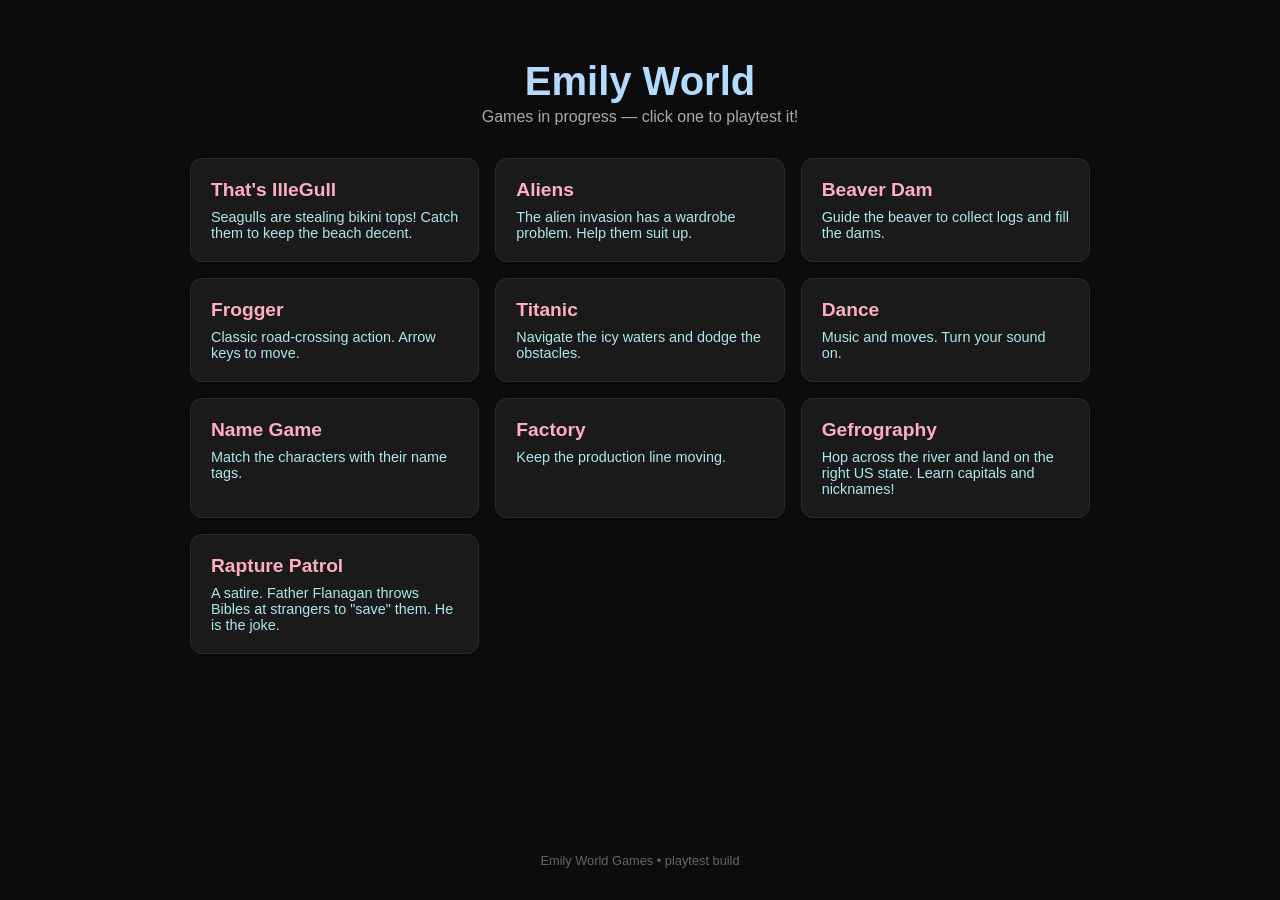
<file: index.html>
<!DOCTYPE html>
<html lang="en">
<head>
  <meta charset="UTF-8" />
  <meta name="viewport" content="width=device-width, initial-scale=1" />
  <title>Emily World - Game Portal</title>
  <style>
    :root {
      color-scheme: dark;
    }

    body {
      margin: 0;
      min-height: 100vh;
      background: #0c0c0c;
      color: white;
      font-family: Arial, Helvetica, sans-serif;
      display: flex;
      flex-direction: column;
      align-items: center;
      padding: 2rem 1rem;
      box-sizing: border-box;
    }

    h1 {
      font-size: 2.5rem;
      background: linear-gradient(270deg, #ffaec0, #ffc6a5, #aee6ff, #b5d8ff);
      background-size: 800% 800%;
      -webkit-background-clip: text;
      background-clip: text;
      -webkit-text-fill-color: transparent;
      animation: glowMove 10s ease infinite;
      margin-bottom: 0.25rem;
    }

    @keyframes glowMove {
      0% { background-position: 0% 50%; }
      50% { background-position: 100% 50%; }
      100% { background-position: 0% 50%; }
    }

    p.subtitle {
      color: #aaa;
      margin-top: 0;
      margin-bottom: 2rem;
    }

    .grid {
      display: grid;
      grid-template-columns: repeat(auto-fill, minmax(240px, 1fr));
      gap: 1rem;
      width: 100%;
      max-width: 900px;
    }

    a.card {
      display: block;
      background: #1a1a1a;
      border: 1px solid #2a2a2a;
      border-radius: 12px;
      padding: 1.25rem;
      text-decoration: none;
      color: white;
      transition: transform 0.15s ease, box-shadow 0.15s ease;
    }

    a.card:hover {
      transform: translateY(-3px);
      box-shadow: 0 0 16px rgba(255, 174, 192, 0.4);
    }

    a.card h2 {
      margin: 0 0 0.5rem;
      font-size: 1.2rem;
      color: #ffaec0;
    }

    a.card p {
      margin: 0;
      color: #ace7ef;
      font-size: 0.9rem;
    }

    footer {
      margin-top: auto;
      padding-top: 2rem;
      color: #666;
      font-size: 0.8rem;
    }
  </style>
</head>

<body>
  <h1>Emily World</h1>
  <p class="subtitle">Games in progress — click one to playtest it!</p>

  <div class="grid">
    <a class="card" href="bras.html">
      <h2>That's IlleGull</h2>
      <p>Seagulls are stealing bikini tops! Catch them to keep the beach decent.</p>
    </a>
    <a class="card" href="aliens.html">
      <h2>Aliens</h2>
      <p>The alien invasion has a wardrobe problem. Help them suit up.</p>
    </a>
    <a class="card" href="beaver.html">
      <h2>Beaver Dam</h2>
      <p>Guide the beaver to collect logs and fill the dams.</p>
    </a>
    <a class="card" href="frogger.html">
      <h2>Frogger</h2>
      <p>Classic road-crossing action. Arrow keys to move.</p>
    </a>
    <a class="card" href="titanic.html">
      <h2>Titanic</h2>
      <p>Navigate the icy waters and dodge the obstacles.</p>
    </a>
    <a class="card" href="dance.html">
      <h2>Dance</h2>
      <p>Music and moves. Turn your sound on.</p>
    </a>
    <a class="card" href="names.html">
      <h2>Name Game</h2>
      <p>Match the characters with their name tags.</p>
    </a>
    <a class="card" href="factory.html">
      <h2>Factory</h2>
      <p>Keep the production line moving.</p>
    </a>
    <a class="card" href="gefrography.html">
      <h2>Gefrography</h2>
      <p>Hop across the river and land on the right US state. Learn capitals and nicknames!</p>
    </a>
    <a class="card" href="game_rel.html">
      <h2>Rapture Patrol</h2>
      <p>A satire. Father Flanagan throws Bibles at strangers to "save" them. He is the joke.</p>
    </a>
  </div>

  <footer>Emily World Games • playtest build</footer>
</body>
</html>
</file>
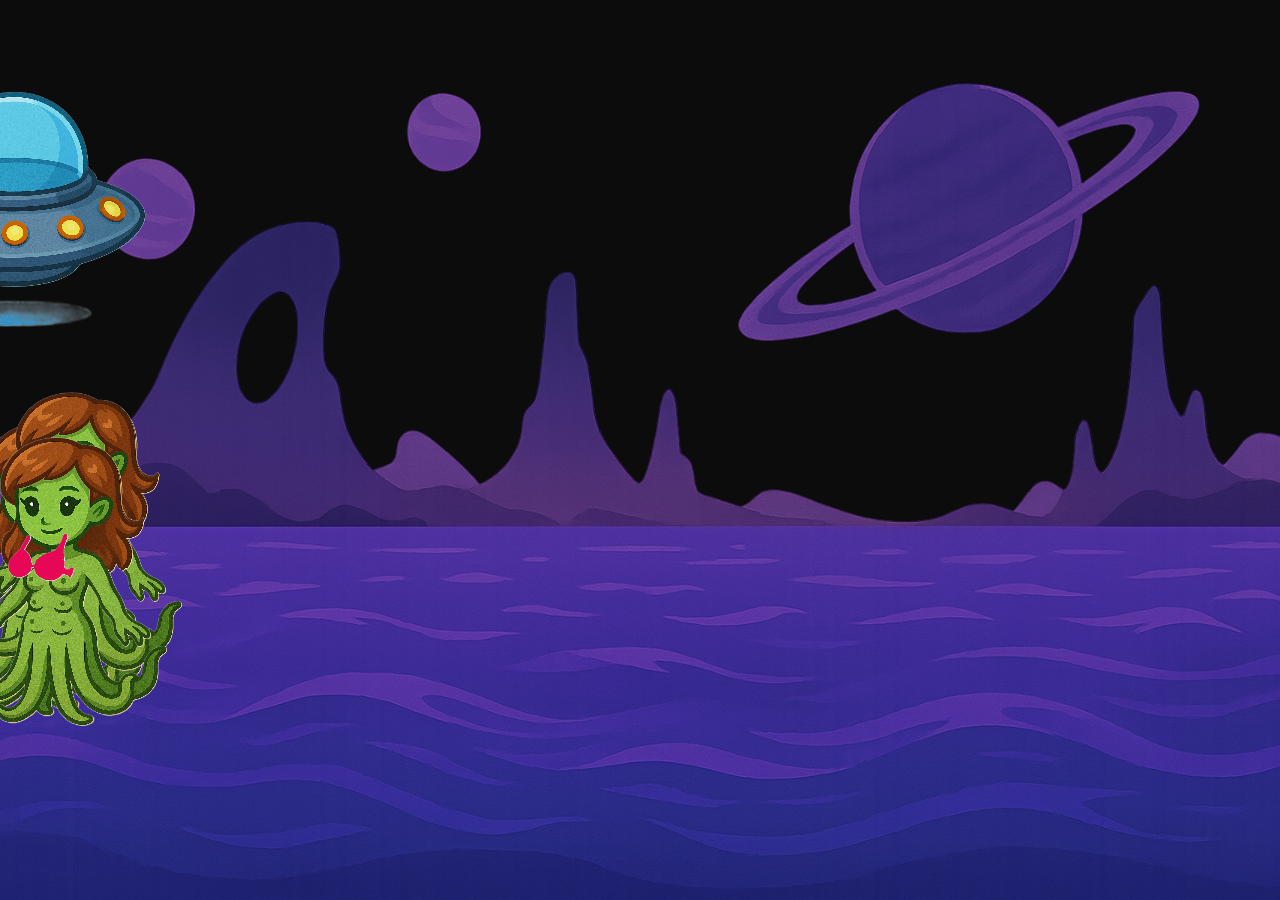
<file: aliens.html>
<!doctype html>
<html lang="en">
<head>
    <meta charset="UTF-8" />
    <meta name="viewport" content="width=device-width, initial-scale=1.0" />
    <title>EmilyBot</title>
    <style>
        body {
          margin: 0;
          background-color: #0c0c0c;
          font-family: 'Orbitron', sans-serif;
          color: white;
          overflow: hidden;
        }
    
        #score {
          position: absolute;
          top: 0;
          width: 100%;
          text-align: center;
          font-size: 2em;
          padding: 1rem;
          background: linear-gradient(270deg, #ffaec0, #ffc6a5, #aee6ff, #b5d8ff);
          background-size: 800% 800%;
          -webkit-background-clip: text;
          -webkit-text-fill-color: transparent;
          animation: glowMove 10s ease infinite;
          text-shadow: 0 0 10px rgba(255,174,192,0.4);
          z-index: 10;
        }
    
        @keyframes glowMove {
          0% { background-position: 0% 50%; }
          50% { background-position: 100% 50%; }
          100% { background-position: 0% 50%; }
        }
    
        #app, #pixi-container {
          width: 100vw;
          height: 100vh;
          position: relative;
        }
    
        canvas {
          position: absolute;
          top: 0;
          left: 0;
          width: 100% !important;
          height: 100% !important;
        }
    
        dialog.modal {
          display: none;
          position: fixed;
          top: 0;
          left: 0;
          width: 100vw;
          height: 100vh;
          background-color: rgba(0, 0, 0, 0.9);
          justify-content: center;
          align-items: center;
          z-index: 999;
        }
    
        dialog[open] {
          display: flex;
        }
    
        .modal article {
          background-color: #1a1a1a;
          border-radius: 12px;
          padding: 2rem;
          box-shadow: 0 0 20px #ffaec0;
          text-align: center;
          max-width: 400px;
        }
    
        .modal h2 {
          font-size: 2rem;
          margin-bottom: 1rem;
          background: linear-gradient(270deg, #ffaec0, #ffc6a5, #aee6ff, #b5d8ff);
          background-size: 800% 800%;
          -webkit-background-clip: text;
          -webkit-text-fill-color: transparent;
          animation: glowMove 10s ease infinite;
        }
    
        .modal p {
          color: #ace7ef;
          font-size: 1.1rem;
          margin-bottom: 2rem;
        }
    
        .modal button {
          margin: 0.5rem;
          border-radius: 25px;
          font-weight: bold;
          background: linear-gradient(to right, #ffaec0, #aee6ff);
          box-shadow: 0 0 10px #ffaec0;
          color: #0c0c0c;
        }
    
        footer {
          position: absolute;
          bottom: 0;
          width: 100%;
          text-align: center;
          padding: 0.5rem;
          color: #aaa;
          font-size: 0.8rem;
        }
      </style>
  <script type="module" crossorigin src="./assets/aliens-BKGZraJd.js"></script>
  <link rel="modulepreload" crossorigin href="./assets/index-8cATHe_G.js">
  <link rel="stylesheet" crossorigin href="./assets/pico-DxCYN04u.css">
</head>
<body>
    <div id="score"><span id="pts"></span></div>
  
    <div id="app">
      <div id="pixi-container"></div>
    </div>
  
    <!-- MODAL -->
    <dialog id="endModal" class="modal">
      <article>
        <h2 id="resultTitle">YOU WIN!</h2>
        <p id="resultSummary">You completed 4 of 5 tops in 57 seconds.</p>
  
        <div id="winButtons">
          <button onclick="nextLevel()">Play Next Level</button>
          <button onclick="returnToMap()">Return to Map</button>
        </div>
  
        <div id="loseButtons" style="display: none;">
          <button onclick="retryLevel()">Try Again</button>
          <button onclick="returnToMap()">Return to Map</button>
        </div>
      </article>
    </dialog>
  
    <footer>Emily World Game • Powered by PixiJS</footer>
  
  
    <script>
      function showEndModal({ win, topsMatched, totalTops, time }) {
        const modal = document.getElementById('endModal');
        document.getElementById('resultTitle').textContent = win ? 'YOU WIN!' : 'YOU LOSE.';
        document.getElementById('resultSummary').textContent = 
          `You completed ${topsMatched} of ${totalTops} tops in ${time} seconds.`;
  
        document.getElementById('winButtons').style.display = win ? 'block' : 'none';
        document.getElementById('loseButtons').style.display = win ? 'none' : 'block';
  
        modal.showModal();
      }
  
      function nextLevel() {
        alert("Loading next level...");
        // Add logic to load next level
      }
  
      function retryLevel() {
        location.reload();
      }
  
      function returnToMap() {
        window.location.href = "/map.html";
      }
    </script>
  </body>
</html>
</file>
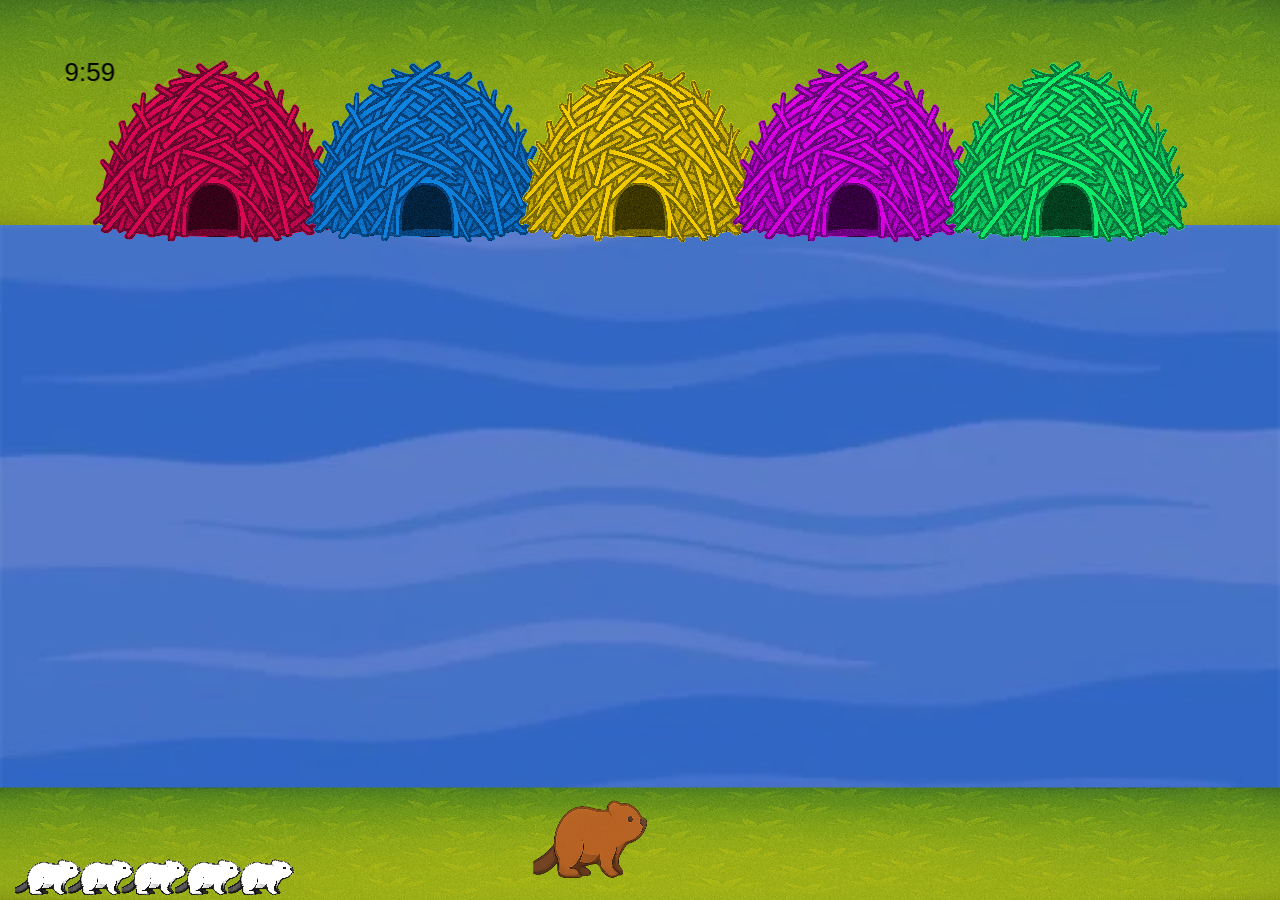
<file: beaver.html>
<!doctype html>
<html lang="en">
<head>
    <meta charset="UTF-8" />
    <meta name="viewport" content="width=device-width, initial-scale=1.0" />
    <title>EmilyBot</title>
    <style>
        body {
          margin: 0;
          background-color: #0c0c0c;
          font-family: 'Orbitron', sans-serif;
          color: white;
          overflow: hidden;
        }

        div.top_lane {
          width: 100%;
          text-align: right;
        }
    
        .score {
          position: relative;
          padding: 2rem;
          width: 300px;
          border-radius: 20px;
          z-index: 1;
          overflow: hidden;
          background: rgba(0, 0, 0, 0.5);
        }
    
        @keyframes glowMove {
          0% { background-position: 0% 50%; }
          50% { background-position: 100% 50%; }
          100% { background-position: 0% 50%; }
        }
    
        #app, #pixi-container {
          width: 100vw;
          height: 100vh;
          position: relative;
        }
    
        canvas {
          position: absolute;
          top: 0;
          left: 0;
          width: 100% !important;
          height: 100% !important;
          display: block;
        }
    
        dialog.modal {
          display: none;
          position: fixed;
          top: 0;
          left: 0;
          width: 100vw;
          height: 100vh;
          background-color: rgba(0, 0, 0, 0.9);
          justify-content: center;
          align-items: center;
          z-index: 999;
        }
    
        dialog[open] {
          display: flex;
        }
    
        .modal article {
          background-color: #1a1a1a;
          border-radius: 12px;
          padding: 2rem;
          box-shadow: 0 0 20px #ffaec0;
          text-align: center;
          max-width: 400px;
        }
    
        .modal h2 {
          font-size: 2rem;
          margin-bottom: 1rem;
          background: linear-gradient(270deg, #ffaec0, #ffc6a5, #aee6ff, #b5d8ff);
          background-size: 800% 800%;
          -webkit-background-clip: text;
          -webkit-text-fill-color: transparent;
          animation: glowMove 10s ease infinite;
        }
    
        .modal p {
          color: #ace7ef;
          font-size: 1.1rem;
          margin-bottom: 2rem;
        }
    
        .modal button {
          margin: 0.5rem;
          border-radius: 25px;
          font-weight: bold;
          background: linear-gradient(to right, #ffaec0, #aee6ff);
          box-shadow: 0 0 10px #ffaec0;
          color: #0c0c0c;
        }
    
        footer {
          position: absolute;
          bottom: 0;
          width: 100%;
          text-align: center;
          padding: 0.5rem;
          color: #aaa;
          font-size: 0.8rem;
        }
      </style>
  <script type="module" crossorigin src="./assets/beaver-DKvOV_1k.js"></script>
  <link rel="modulepreload" crossorigin href="./assets/index-8cATHe_G.js">
  <link rel="modulepreload" crossorigin href="./assets/Text-D4rxKG7z.js">
  <link rel="modulepreload" crossorigin href="./assets/RenderLayer-DzTKgNPq.js">
  <link rel="stylesheet" crossorigin href="./assets/pico-DxCYN04u.css">
</head>
<body>
  
    <div id="app">
      <div id="pixi-container"></div>
    </div>
  
    <!-- MODAL -->
    <dialog id="endModal" class="modal">
      <article>
        <h2 id="resultTitle">YOU WIN!</h2>
        <p id="resultSummary">You filled 5 of 5 dams.</p>
  
        <div id="winButtons">
          <button onclick="nextLevel()">Play Next Level</button>
          <button onclick="returnToMap()">Return to Map</button>
        </div>
  
        <div id="loseButtons" style="display: none;">
          <button onclick="retryLevel()">Try Again</button>
          <button onclick="returnToMap()">Return to Map</button>
        </div>
      </article>
    </dialog>
  
    <footer>Emily World Game • Powered by PixiJS</footer>
  
  
    <script>
      function showEndModal({ win, topsMatched, totalTops, time }) {
        const modal = document.getElementById('endModal');
        document.getElementById('resultTitle').textContent = win ? 'YOU WIN!' : 'Game Over.';
        document.getElementById('resultSummary').textContent = 
          `You filled all dams`;
  
        document.getElementById('winButtons').style.display = win ? 'block' : 'none';
        document.getElementById('loseButtons').style.display = win ? 'none' : 'block';
  
        modal.showModal();
      }
  
      function nextLevel() {
        alert("Loading next level...");
        // Add logic to load next level
      }
  
      function retryLevel() {
        location.reload();
      }
  
      function returnToMap() {
        window.location.href = "/map.html";
      }
    </script>
  </body>
</html>
</file>
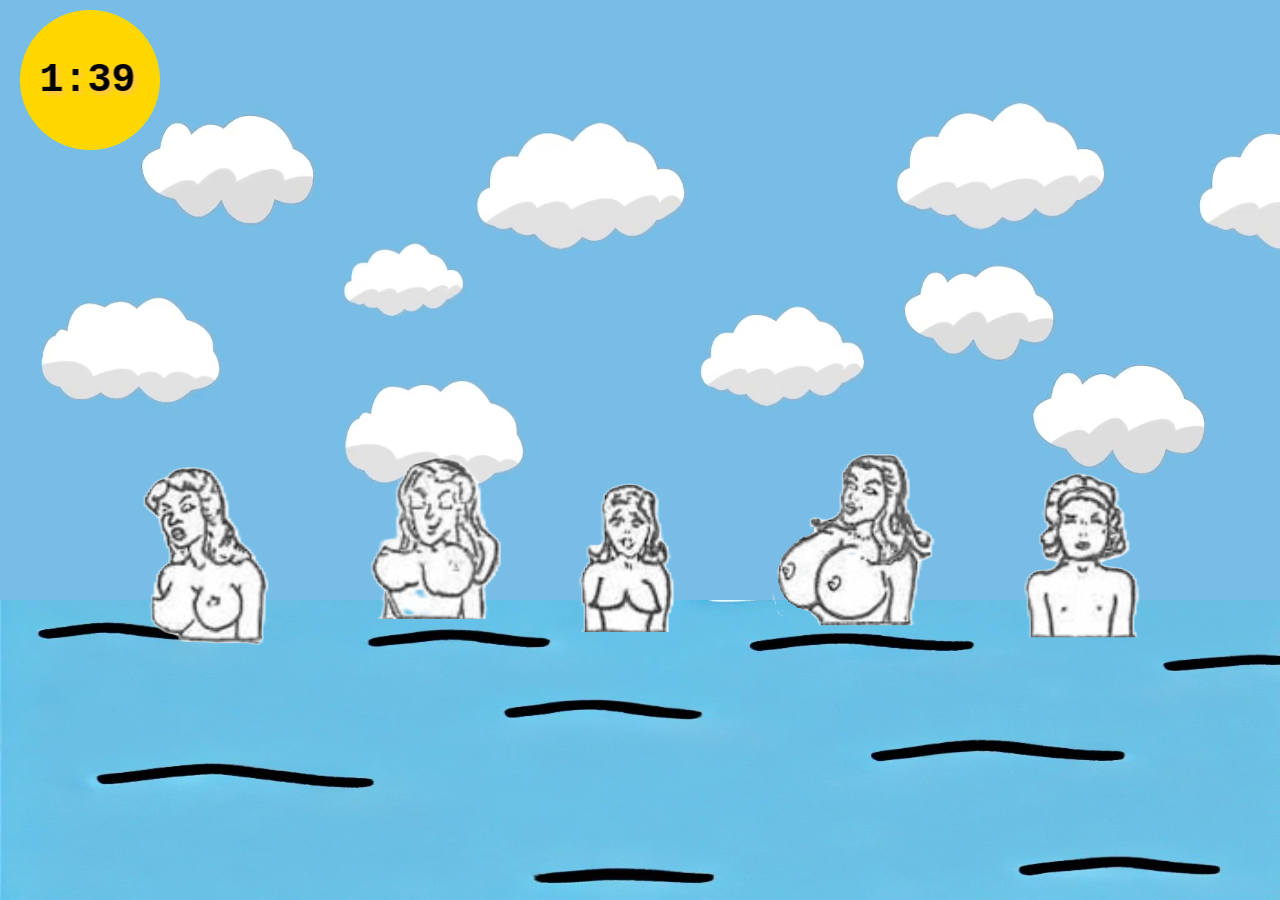
<file: bras.html>
<!doctype html>
<html lang="en">
<head>
    <meta charset="UTF-8" />
    <meta name="viewport" content="width=device-width, initial-scale=1.0" />
    <title>EmilyBot</title>
    <style>
        body {
          margin: 0;
          background-color: #0c0c0c;
          font-family: 'Orbitron', sans-serif;
          color: white;
          overflow: hidden;
        }

        div.top_lane {
          width: 100%;
          text-align: right;
        }
    
        .score {
          position: relative;
          padding: 2rem;
          width: 300px;
          border-radius: 20px;
          z-index: 1;
          overflow: hidden;
          background: rgba(0, 0, 0, 0.5);
        }
    
        @keyframes glowMove {
          0% { background-position: 0% 50%; }
          50% { background-position: 100% 50%; }
          100% { background-position: 0% 50%; }
        }
    
        #app, #pixi-container {
          width: 100vw;
          height: 100vh;
          position: relative;
        }
    
        canvas {
          position: absolute;
          top: 0;
          left: 0;
          width: 100% !important;
          height: 100% !important;
          display: block;
        }
    
        dialog.modal {
          display: none;
          position: fixed;
          top: 0;
          left: 0;
          width: 100vw;
          height: 100vh;
          background-color: rgba(0, 0, 0, 0.9);
          justify-content: center;
          align-items: center;
          z-index: 999;
        }
    
        dialog[open] {
          display: flex;
        }
    
        .modal article {
          background-color: #1a1a1a;
          border-radius: 12px;
          padding: 2rem;
          box-shadow: 0 0 20px #ffaec0;
          text-align: center;
          max-width: 400px;
        }
    
        .modal h2 {
          font-size: 2rem;
          margin-bottom: 1rem;
          background: linear-gradient(270deg, #ffaec0, #ffc6a5, #aee6ff, #b5d8ff);
          background-size: 800% 800%;
          -webkit-background-clip: text;
          -webkit-text-fill-color: transparent;
          animation: glowMove 10s ease infinite;
        }
    
        .modal p {
          color: #ace7ef;
          font-size: 1.1rem;
          margin-bottom: 2rem;
        }
    
        .modal button {
          margin: 0.5rem;
          border-radius: 25px;
          font-weight: bold;
          background: linear-gradient(to right, #ffaec0, #aee6ff);
          box-shadow: 0 0 10px #ffaec0;
          color: #0c0c0c;
        }
    
        footer {
          position: absolute;
          bottom: 0;
          width: 100%;
          text-align: center;
          padding: 0.5rem;
          color: #aaa;
          font-size: 0.8rem;
        }
      </style>
  <script type="module" crossorigin src="./assets/bras-BFwT6zE8.js"></script>
  <link rel="modulepreload" crossorigin href="./assets/index-8cATHe_G.js">
  <link rel="modulepreload" crossorigin href="./assets/Graphics-xKyWmSMV.js">
  <link rel="modulepreload" crossorigin href="./assets/RenderLayer-DzTKgNPq.js">
  <link rel="modulepreload" crossorigin href="./assets/Text-D4rxKG7z.js">
  <link rel="stylesheet" crossorigin href="./assets/pico-DxCYN04u.css">
</head>
<body>
  
    <div id="app">
      <div id="pixi-container"></div>
    </div>
  
    <!-- MODAL -->
    <dialog id="endModal" class="modal">
      <article>
        <h2 id="resultTitle">YOU WIN!</h2>
        <p id="resultSummary"></p>
  
        <div id="winButtons">
          <button onclick="nextLevel()">Play Next Level</button>
          <button onclick="returnToMap()">Return to Map</button>
        </div>
  
        <div id="loseButtons" style="display: none;">
          <button onclick="retryLevel()">Try Again</button>
          <button onclick="returnToMap()">Return to Map</button>
        </div>
      </article>
    </dialog>
  
    <footer>Emily World Game • Powered by PixiJS</footer>
  
  
    <script>
      function showEndModal({ win, topsMatched, totalTops, time }) {
        const modal = document.getElementById('endModal');
        document.getElementById('resultTitle').textContent = win ? 'YOU WIN!' : 'YOU LOSE.';
        document.getElementById('resultSummary').textContent = 
          `You completed ${topsMatched} of ${totalTops} tops in ${time} seconds.`;
  
        document.getElementById('winButtons').style.display = win ? 'block' : 'none';
        document.getElementById('loseButtons').style.display = win ? 'none' : 'block';
  
        modal.showModal();
      }
  
      function nextLevel() {
        alert("Loading next level...");
        // Add logic to load next level
      }
  
      function retryLevel() {
        location.reload();
      }
  
      function returnToMap() {
        window.location.href = "/map.html";
      }
    </script>
  </body>
</html>
</file>
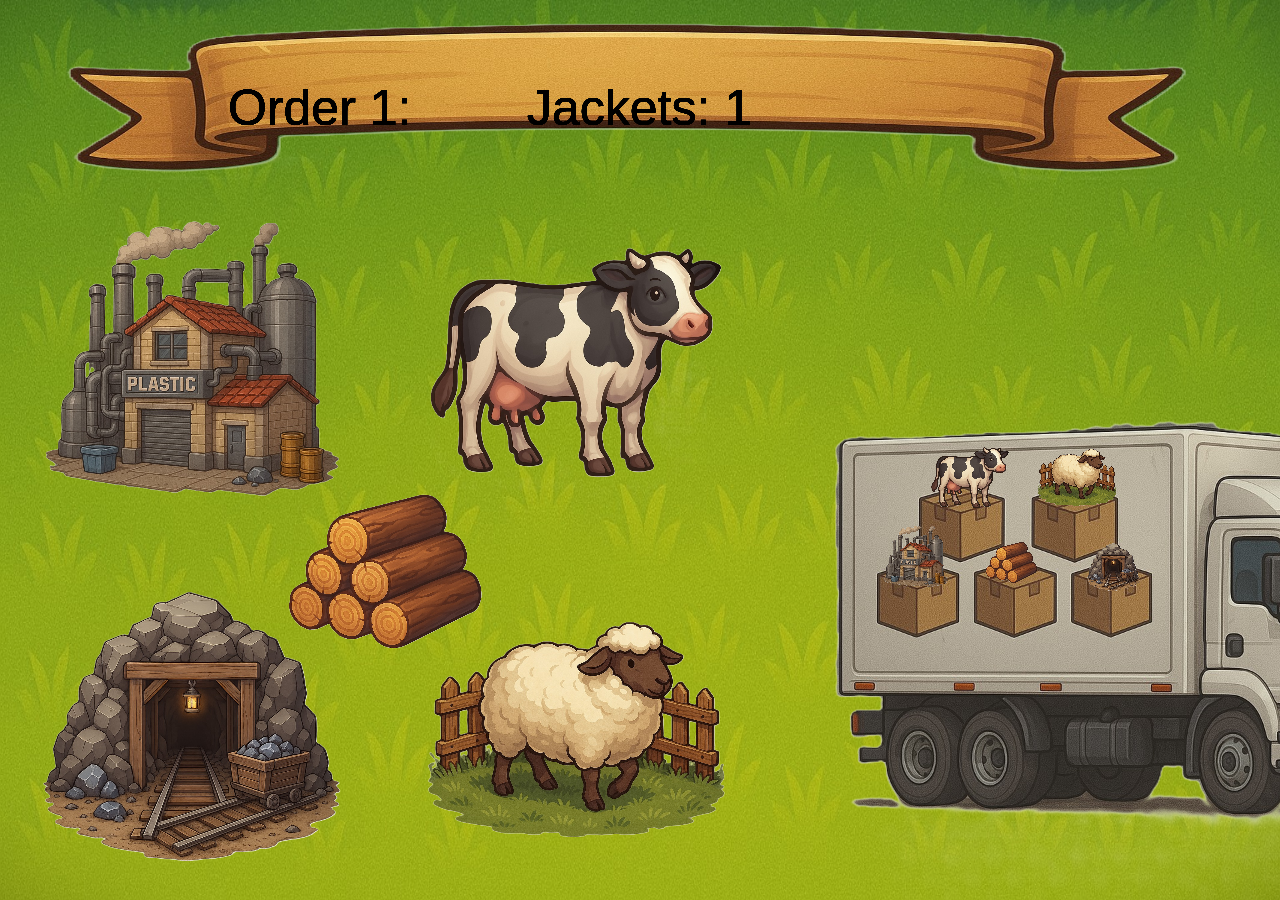
<file: factory.html>
<!doctype html>
<html lang="en">
<head>
    <meta charset="UTF-8" />
    <link rel="icon" type="image/png" href="/favicon.png" />
    <meta name="viewport" content="width=device-width, initial-scale=1.0" />
    <link rel="stylesheet" href="style.css">
    <title>EmilyBot</title>
    <h1 id="score" style="color: white;width:100%; position:absolute; text-align:center;font-size:2em;padding-bottom:0;margin-bottom:0;background-color: black;"><span id="pts"></span></span> </h1>
    
  <script type="module" crossorigin src="./assets/factory-DyL5AiZ8.js"></script>
  <link rel="modulepreload" crossorigin href="./assets/index-8cATHe_G.js">
  <link rel="modulepreload" crossorigin href="./assets/Text-D4rxKG7z.js">
</head>

<body>
    <div id="app">
        <div id="pixi-container" style="width:100%;padding-top: 0;"></div>
    </div>
</body>
</html>
</file>
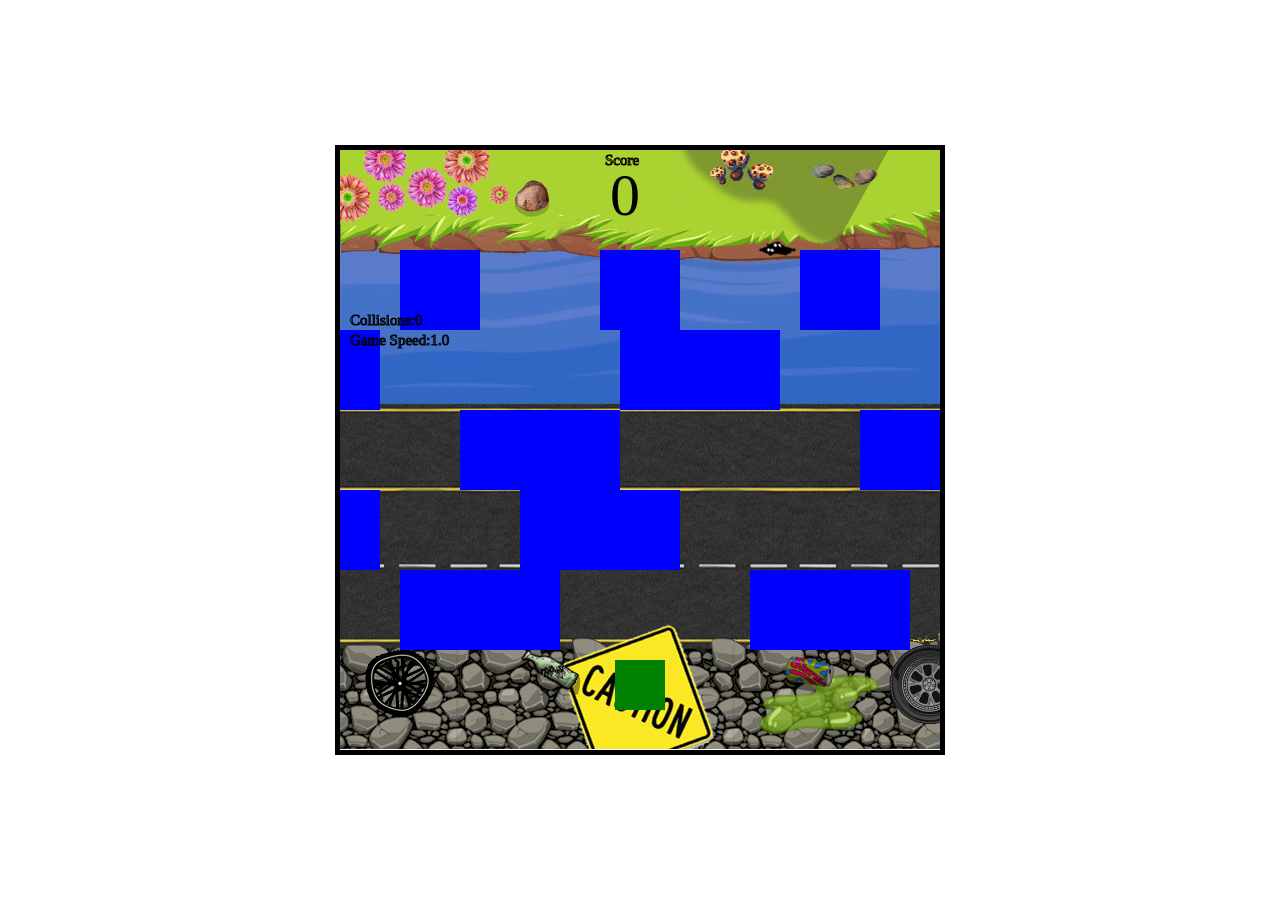
<file: frogger.html>
<!doctype html>
<html lang="en">
<head>
    <meta charset="UTF-8" />
    <meta name="viewport" content="width=device-width, initial-scale=1.0" />
    <title>EmilyBot</title>
    
  <link rel="stylesheet" crossorigin href="./assets/frogger-0rbE2hUt.css">
</head>

<body>
    <div class="wrapper">
        <canvas id="canvas1"></canvas>
        <canvas id="canvas2"></canvas>
        <canvas id="canvas3"></canvas>
        <canvas id="canvas4"></canvas>
        <canvas id="canvas5"></canvas>
    </div>

    <script src="frogger_js/setup.js"></script>
    <script src="frogger_js/frogger.js"></script>
    <script src="frogger_js/obstacles.js"></script>
    <script src="frogger_js/utilities.js"></script>
</body>
</html>
</file>
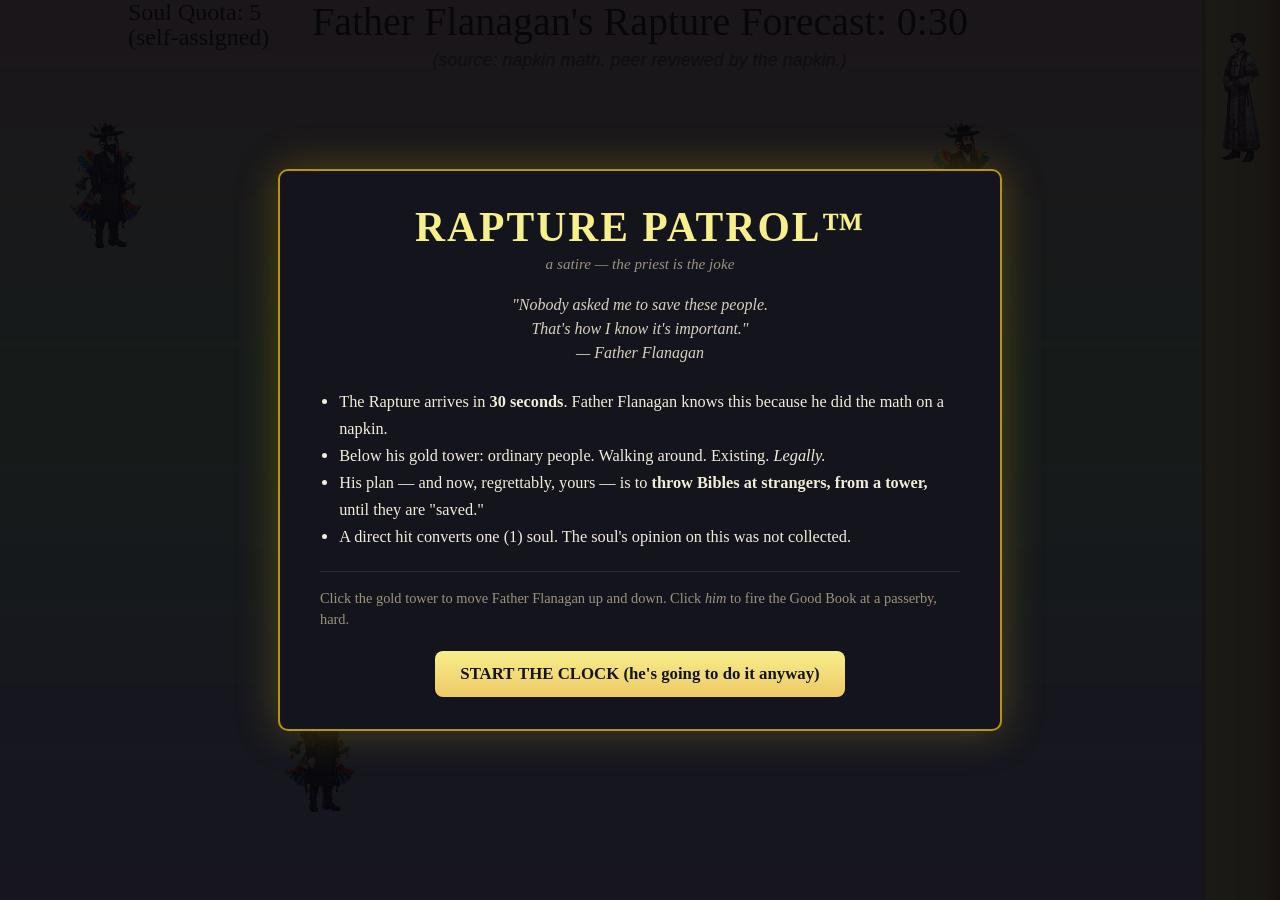
<file: game_rel.html>
<!doctype html>
<html lang="en">
<head>
    <meta charset="UTF-8" />
    <meta name="viewport" content="width=device-width, initial-scale=1.0" />
    <title>Rapture Patrol</title>
    <style>
      html, body {
        margin: 0;
        width: 100%;
        height: 100%;
        overflow: hidden;
        background: #0c0c0c;
        font-family: Georgia, "Times New Roman", serif;
      }

      #intro {
        position: fixed;
        inset: 0;
        background: rgba(8, 8, 12, 0.92);
        display: flex;
        justify-content: center;
        align-items: center;
        z-index: 10;
        color: #f2ecd8;
      }

      #intro .card {
        max-width: 640px;
        margin: 1rem;
        padding: 2rem 2.5rem;
        background: #14141c;
        border: 2px solid #b59410;
        border-radius: 10px;
        box-shadow: 0 0 40px rgba(181, 148, 16, 0.35);
      }

      #intro h1 {
        margin: 0 0 0.25rem;
        font-size: 2.6rem;
        text-align: center;
        color: #f7ef8a;
        letter-spacing: 2px;
      }

      #intro .sub {
        text-align: center;
        margin: 0 0 1.25rem;
        font-size: 0.95rem;
        color: #9a937e;
        font-style: italic;
      }

      #intro .quote {
        font-style: italic;
        text-align: center;
        color: #d8d2bc;
        margin-bottom: 1.5rem;
        line-height: 1.5;
      }

      #intro ul {
        margin: 0 0 1.25rem;
        padding-left: 1.2rem;
        line-height: 1.65;
        font-size: 1.02rem;
      }

      #intro .controls {
        font-size: 0.9rem;
        color: #9a937e;
        border-top: 1px solid #2c2c38;
        padding-top: 1rem;
        line-height: 1.5;
      }

      #beginBtn {
        display: block;
        margin: 1.25rem auto 0;
        padding: 0.8rem 1.6rem;
        font-family: inherit;
        font-size: 1.05rem;
        font-weight: bold;
        color: #14141c;
        background: linear-gradient(to bottom, #f7ef8a, #edc967);
        border: none;
        border-radius: 8px;
        cursor: pointer;
      }

      #beginBtn:hover {
        filter: brightness(1.1);
      }
    </style>
  <script type="module" crossorigin src="./assets/game_rel-BPsUc9bA.js"></script>
  <link rel="modulepreload" crossorigin href="./assets/index-8cATHe_G.js">
  <link rel="modulepreload" crossorigin href="./assets/Text-D4rxKG7z.js">
  <link rel="modulepreload" crossorigin href="./assets/Graphics-xKyWmSMV.js">
</head>

<body>
    <div id="intro">
      <div class="card">
        <h1>RAPTURE PATROL&trade;</h1>
        <p class="sub">a satire &mdash; the priest is the joke</p>
        <p class="quote">
          "Nobody asked me to save these people.<br>
          That's how I know it's important."<br>
          &mdash; Father Flanagan
        </p>
        <ul>
          <li>The Rapture arrives in <b>30 seconds</b>. Father Flanagan knows this because he did the math on a napkin.</li>
          <li>Below his gold tower: ordinary people. Walking around. Existing. <i>Legally.</i></li>
          <li>His plan &mdash; and now, regrettably, yours &mdash; is to <b>throw Bibles at strangers, from a tower,</b> until they are "saved."</li>
          <li>A direct hit converts one (1) soul. The soul's opinion on this was not collected.</li>
        </ul>
        <p class="controls">
          Click the gold tower to move Father Flanagan up and down.
          Click <i>him</i> to fire the Good Book at a passerby, hard.
        </p>
        <button id="beginBtn">START THE CLOCK (he's going to do it anyway)</button>
      </div>
    </div>

    <div id="app">
        <div id="pixi-container" style="width:100%;padding-top: 0;margin-top:0;"></div>
    </div>
    <script>
      document.getElementById("beginBtn").addEventListener("click", () => {
        document.getElementById("intro").style.display = "none";
        window.__raptureShouldStart = true;
        if (window.__startRapture) window.__startRapture();
      });
    </script>
</body>
</html>
</file>
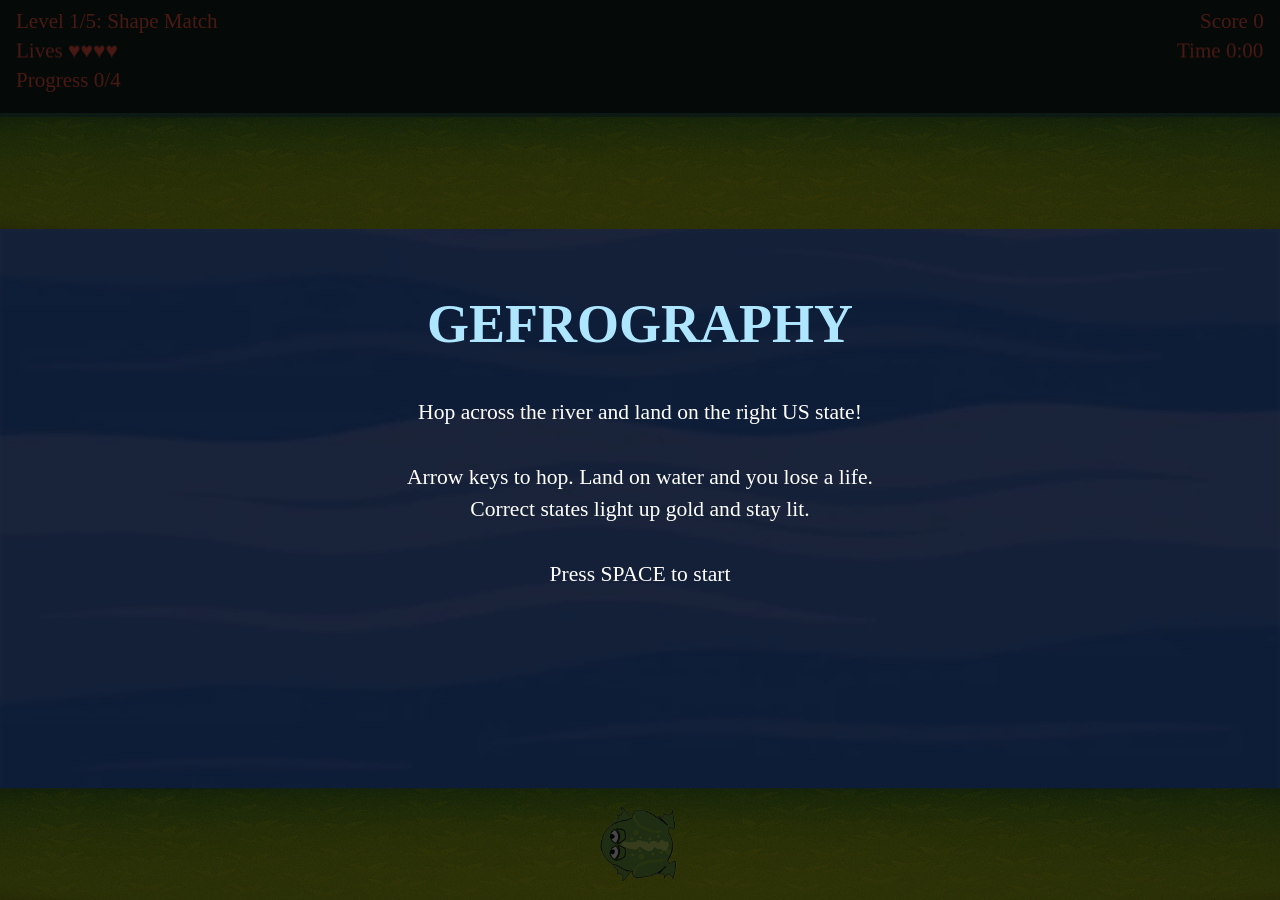
<file: gefrography.html>
<!doctype html>
<html lang="en">
<head>
    <meta charset="UTF-8" />
    <meta name="viewport" content="width=device-width, initial-scale=1.0" />
    <title>Gefrography</title>
    <style>
      html, body {
        margin: 0;
        width: 100%;
        height: 100%;
        overflow: hidden;
        background-color: #1a3a1a;
      }

      canvas {
        display: block;
      }
    </style>
  <script type="module" crossorigin src="./assets/gefrography-Mz9k62AV.js"></script>
  <link rel="modulepreload" crossorigin href="./assets/index-8cATHe_G.js">
  <link rel="modulepreload" crossorigin href="./assets/Graphics-xKyWmSMV.js">
  <link rel="modulepreload" crossorigin href="./assets/Text-D4rxKG7z.js">
</head>

<body>
</body>
</html>
</file>
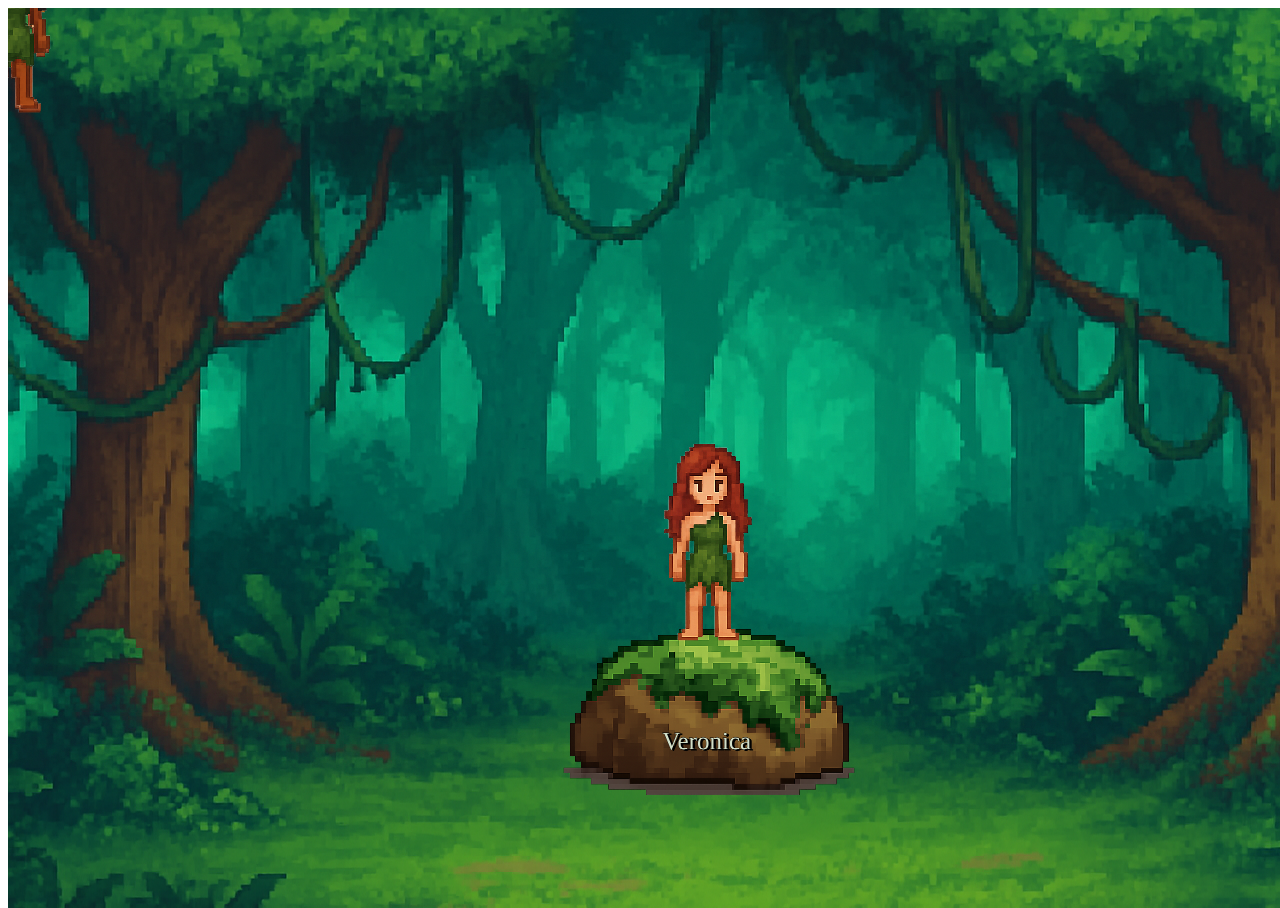
<file: names.html>
<!doctype html>
<html lang="en">
<head>
    <meta charset="UTF-8" />
    <meta name="viewport" content="width=device-width, initial-scale=1.0" />
    <title>EmilyBot</title>
  <script type="module" crossorigin src="./assets/names-B072LdRM.js"></script>
  <link rel="modulepreload" crossorigin href="./assets/index-8cATHe_G.js">
  <link rel="modulepreload" crossorigin href="./assets/Text-D4rxKG7z.js">
</head>

<body>
    <div id="app">
        <div id="pixi-container" style="width:100%;padding-top: 0;"></div>
    </div>
</body>
</html>
</file>
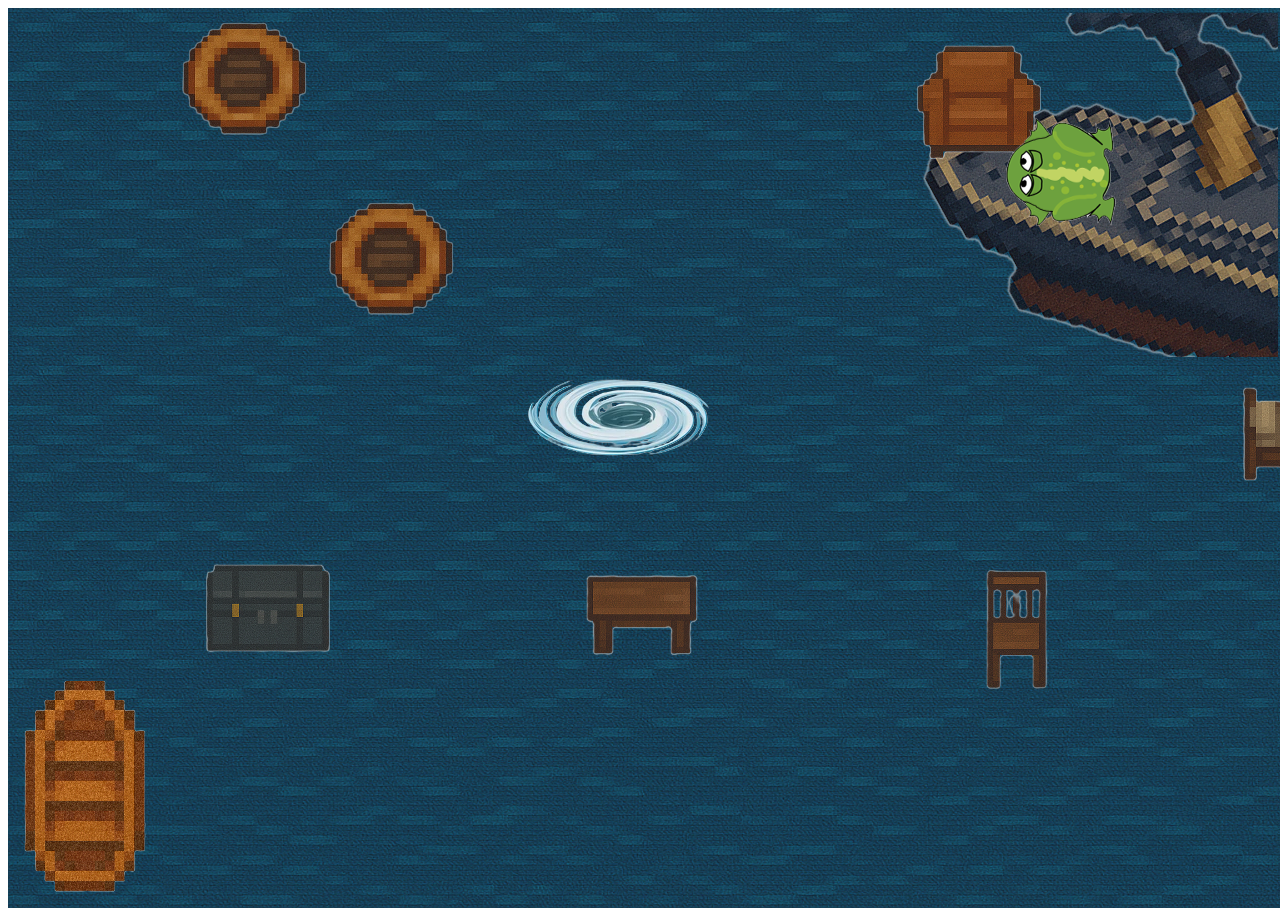
<file: titanic.html>
<!doctype html>
<html lang="en">
<head>
    <meta charset="UTF-8" />
    <meta name="viewport" content="width=device-width, initial-scale=1.0" />
    <title>EmilyBot</title>
  <script type="module" crossorigin src="./assets/titanic-CiTBp1YZ.js"></script>
  <link rel="modulepreload" crossorigin href="./assets/index-8cATHe_G.js">
</head>

<body>
    <div id="app">
        <div id="pixi-container" style="width:100%;padding-top: 0;"></div>
    </div>
</body>
</html>
</file>
<file: assets/pico-DxCYN04u.css>
@charset "UTF-8";/*!
* Pico CSS ✨ v2.1.1 (https://picocss.com)
* Copyright 2019-2025 - Licensed under MIT
*/:host,:root{--pico-font-family-emoji:"Apple Color Emoji","Segoe UI Emoji","Segoe UI Symbol","Noto Color Emoji";--pico-font-family-sans-serif:system-ui,"Segoe UI",Roboto,Oxygen,Ubuntu,Cantarell,Helvetica,Arial,"Helvetica Neue",sans-serif,var(--pico-font-family-emoji);--pico-font-family-monospace:ui-monospace,SFMono-Regular,"SF Mono",Menlo,Consolas,"Liberation Mono",monospace,var(--pico-font-family-emoji);--pico-font-family:var(--pico-font-family-sans-serif);--pico-line-height:1.5;--pico-font-weight:400;--pico-font-size:100%;--pico-text-underline-offset:.1rem;--pico-border-radius:.25rem;--pico-border-width:.0625rem;--pico-outline-width:.125rem;--pico-transition:.2s ease-in-out;--pico-spacing:1rem;--pico-typography-spacing-vertical:1rem;--pico-block-spacing-vertical:var(--pico-spacing);--pico-block-spacing-horizontal:var(--pico-spacing);--pico-grid-column-gap:var(--pico-spacing);--pico-grid-row-gap:var(--pico-spacing);--pico-form-element-spacing-vertical:.75rem;--pico-form-element-spacing-horizontal:1rem;--pico-group-box-shadow:0 0 0 rgba(0, 0, 0, 0);--pico-group-box-shadow-focus-with-button:0 0 0 var(--pico-outline-width) var(--pico-primary-focus);--pico-group-box-shadow-focus-with-input:0 0 0 .0625rem var(--pico-form-element-border-color);--pico-modal-overlay-backdrop-filter:blur(.375rem);--pico-nav-element-spacing-vertical:1rem;--pico-nav-element-spacing-horizontal:.5rem;--pico-nav-link-spacing-vertical:.5rem;--pico-nav-link-spacing-horizontal:.5rem;--pico-nav-breadcrumb-divider:">";--pico-icon-checkbox:url("data:image/svg+xml,%3Csvg xmlns='http://www.w3.org/2000/svg' width='24' height='24' viewBox='0 0 24 24' fill='none' stroke='rgb(255, 255, 255)' stroke-width='4' stroke-linecap='round' stroke-linejoin='round'%3E%3Cpolyline points='20 6 9 17 4 12'%3E%3C/polyline%3E%3C/svg%3E");--pico-icon-minus:url("data:image/svg+xml,%3Csvg xmlns='http://www.w3.org/2000/svg' width='24' height='24' viewBox='0 0 24 24' fill='none' stroke='rgb(255, 255, 255)' stroke-width='4' stroke-linecap='round' stroke-linejoin='round'%3E%3Cline x1='5' y1='12' x2='19' y2='12'%3E%3C/line%3E%3C/svg%3E");--pico-icon-chevron:url("data:image/svg+xml,%3Csvg xmlns='http://www.w3.org/2000/svg' width='24' height='24' viewBox='0 0 24 24' fill='none' stroke='rgb(136, 145, 164)' stroke-width='2' stroke-linecap='round' stroke-linejoin='round'%3E%3Cpolyline points='6 9 12 15 18 9'%3E%3C/polyline%3E%3C/svg%3E");--pico-icon-date:url("data:image/svg+xml,%3Csvg xmlns='http://www.w3.org/2000/svg' width='24' height='24' viewBox='0 0 24 24' fill='none' stroke='rgb(136, 145, 164)' stroke-width='2' stroke-linecap='round' stroke-linejoin='round'%3E%3Crect x='3' y='4' width='18' height='18' rx='2' ry='2'%3E%3C/rect%3E%3Cline x1='16' y1='2' x2='16' y2='6'%3E%3C/line%3E%3Cline x1='8' y1='2' x2='8' y2='6'%3E%3C/line%3E%3Cline x1='3' y1='10' x2='21' y2='10'%3E%3C/line%3E%3C/svg%3E");--pico-icon-time:url("data:image/svg+xml,%3Csvg xmlns='http://www.w3.org/2000/svg' width='24' height='24' viewBox='0 0 24 24' fill='none' stroke='rgb(136, 145, 164)' stroke-width='2' stroke-linecap='round' stroke-linejoin='round'%3E%3Ccircle cx='12' cy='12' r='10'%3E%3C/circle%3E%3Cpolyline points='12 6 12 12 16 14'%3E%3C/polyline%3E%3C/svg%3E");--pico-icon-search:url("data:image/svg+xml,%3Csvg xmlns='http://www.w3.org/2000/svg' width='24' height='24' viewBox='0 0 24 24' fill='none' stroke='rgb(136, 145, 164)' stroke-width='1.5' stroke-linecap='round' stroke-linejoin='round'%3E%3Ccircle cx='11' cy='11' r='8'%3E%3C/circle%3E%3Cline x1='21' y1='21' x2='16.65' y2='16.65'%3E%3C/line%3E%3C/svg%3E");--pico-icon-close:url("data:image/svg+xml,%3Csvg xmlns='http://www.w3.org/2000/svg' width='24' height='24' viewBox='0 0 24 24' fill='none' stroke='rgb(136, 145, 164)' stroke-width='3' stroke-linecap='round' stroke-linejoin='round'%3E%3Cline x1='18' y1='6' x2='6' y2='18'%3E%3C/line%3E%3Cline x1='6' y1='6' x2='18' y2='18'%3E%3C/line%3E%3C/svg%3E");--pico-icon-loading:url("data:image/svg+xml,%3Csvg fill='none' height='24' width='24' viewBox='0 0 24 24' xmlns='http://www.w3.org/2000/svg' %3E%3Cstyle%3E g %7B animation: rotate 2s linear infinite; transform-origin: center center; %7D circle %7B stroke-dasharray: 75,100; stroke-dashoffset: -5; animation: dash 1.5s ease-in-out infinite; stroke-linecap: round; %7D @keyframes rotate %7B 0%25 %7B transform: rotate(0deg); %7D 100%25 %7B transform: rotate(360deg); %7D %7D @keyframes dash %7B 0%25 %7B stroke-dasharray: 1,100; stroke-dashoffset: 0; %7D 50%25 %7B stroke-dasharray: 44.5,100; stroke-dashoffset: -17.5; %7D 100%25 %7B stroke-dasharray: 44.5,100; stroke-dashoffset: -62; %7D %7D %3C/style%3E%3Cg%3E%3Ccircle cx='12' cy='12' r='10' fill='none' stroke='rgb(136, 145, 164)' stroke-width='4' /%3E%3C/g%3E%3C/svg%3E")}@media (min-width:576px){:host,:root{--pico-font-size:106.25%}}@media (min-width:768px){:host,:root{--pico-font-size:112.5%}}@media (min-width:1024px){:host,:root{--pico-font-size:118.75%}}@media (min-width:1280px){:host,:root{--pico-font-size:125%}}@media (min-width:1536px){:host,:root{--pico-font-size:131.25%}}a,a.contrast,a.secondary{--pico-text-decoration:underline}small{--pico-font-size:.875em}h1,h2,h3,h4,h5,h6{--pico-font-weight:700}h1{--pico-font-size:2rem;--pico-line-height:1.125;--pico-typography-spacing-top:3rem}h2{--pico-font-size:1.75rem;--pico-line-height:1.15;--pico-typography-spacing-top:2.625rem}h3{--pico-font-size:1.5rem;--pico-line-height:1.175;--pico-typography-spacing-top:2.25rem}h4{--pico-font-size:1.25rem;--pico-line-height:1.2;--pico-typography-spacing-top:1.874rem}h5{--pico-font-size:1.125rem;--pico-line-height:1.225;--pico-typography-spacing-top:1.6875rem}h6{--pico-font-size:1rem;--pico-line-height:1.25;--pico-typography-spacing-top:1.5rem}tfoot td,tfoot th,thead td,thead th{--pico-font-weight:600;--pico-border-width:.1875rem}code,kbd,pre,samp{--pico-font-family:var(--pico-font-family-monospace)}kbd{--pico-font-weight:bolder}:where(select,textarea),input:not([type=submit],[type=button],[type=reset],[type=checkbox],[type=radio],[type=file]){--pico-outline-width:.0625rem}[type=search]{--pico-border-radius:5rem}[type=checkbox],[type=radio]{--pico-border-width:.125rem}[type=checkbox][role=switch]{--pico-border-width:.1875rem}details.dropdown summary:not([role=button]){--pico-outline-width:.0625rem}nav details.dropdown summary:focus-visible{--pico-outline-width:.125rem}[role=search]{--pico-border-radius:5rem}[role=group]:has(button.secondary:focus,[type=submit].secondary:focus,[type=button].secondary:focus,[role=button].secondary:focus),[role=search]:has(button.secondary:focus,[type=submit].secondary:focus,[type=button].secondary:focus,[role=button].secondary:focus){--pico-group-box-shadow-focus-with-button:0 0 0 var(--pico-outline-width) var(--pico-secondary-focus)}[role=group]:has(button.contrast:focus,[type=submit].contrast:focus,[type=button].contrast:focus,[role=button].contrast:focus),[role=search]:has(button.contrast:focus,[type=submit].contrast:focus,[type=button].contrast:focus,[role=button].contrast:focus){--pico-group-box-shadow-focus-with-button:0 0 0 var(--pico-outline-width) var(--pico-contrast-focus)}[role=group] [role=button],[role=group] [type=button],[role=group] [type=submit],[role=group] button,[role=search] [role=button],[role=search] [type=button],[role=search] [type=submit],[role=search] button{--pico-form-element-spacing-horizontal:2rem}details summary[role=button]:not(.outline):after{filter:brightness(0) invert(1)}[aria-busy=true]:not(input,select,textarea):is(button,[type=submit],[type=button],[type=reset],[role=button]):not(.outline):before{filter:brightness(0) invert(1)}:host(:not([data-theme=dark])),:root:not([data-theme=dark]),[data-theme=light]{color-scheme:light;--pico-background-color:#fff;--pico-color:#373c44;--pico-text-selection-color:rgba(2, 154, 232, .25);--pico-muted-color:#646b79;--pico-muted-border-color:rgb(231, 234, 239.5);--pico-primary:#0172ad;--pico-primary-background:#0172ad;--pico-primary-border:var(--pico-primary-background);--pico-primary-underline:rgba(1, 114, 173, .5);--pico-primary-hover:#015887;--pico-primary-hover-background:#02659a;--pico-primary-hover-border:var(--pico-primary-hover-background);--pico-primary-hover-underline:var(--pico-primary-hover);--pico-primary-focus:rgba(2, 154, 232, .5);--pico-primary-inverse:#fff;--pico-secondary:#5d6b89;--pico-secondary-background:#525f7a;--pico-secondary-border:var(--pico-secondary-background);--pico-secondary-underline:rgba(93, 107, 137, .5);--pico-secondary-hover:#48536b;--pico-secondary-hover-background:#48536b;--pico-secondary-hover-border:var(--pico-secondary-hover-background);--pico-secondary-hover-underline:var(--pico-secondary-hover);--pico-secondary-focus:rgba(93, 107, 137, .25);--pico-secondary-inverse:#fff;--pico-contrast:#181c25;--pico-contrast-background:#181c25;--pico-contrast-border:var(--pico-contrast-background);--pico-contrast-underline:rgba(24, 28, 37, .5);--pico-contrast-hover:#000;--pico-contrast-hover-background:#000;--pico-contrast-hover-border:var(--pico-contrast-hover-background);--pico-contrast-hover-underline:var(--pico-secondary-hover);--pico-contrast-focus:rgba(93, 107, 137, .25);--pico-contrast-inverse:#fff;--pico-box-shadow:.0145rem .029rem .174rem rgba(129, 145, 181, .01698),.0335rem .067rem .402rem rgba(129, 145, 181, .024),.0625rem .125rem .75rem rgba(129, 145, 181, .03),.1125rem .225rem 1.35rem rgba(129, 145, 181, .036),.2085rem .417rem 2.502rem rgba(129, 145, 181, .04302),.5rem 1rem 6rem rgba(129, 145, 181, .06),0 0 0 .0625rem rgba(129, 145, 181, .015);--pico-h1-color:#2d3138;--pico-h2-color:#373c44;--pico-h3-color:#424751;--pico-h4-color:#4d535e;--pico-h5-color:#5c6370;--pico-h6-color:#646b79;--pico-mark-background-color:rgb(252.5, 230.5, 191.5);--pico-mark-color:#0f1114;--pico-ins-color:rgb(28.5, 105.5, 84);--pico-del-color:rgb(136, 56.5, 53);--pico-blockquote-border-color:var(--pico-muted-border-color);--pico-blockquote-footer-color:var(--pico-muted-color);--pico-button-box-shadow:0 0 0 rgba(0, 0, 0, 0);--pico-button-hover-box-shadow:0 0 0 rgba(0, 0, 0, 0);--pico-table-border-color:var(--pico-muted-border-color);--pico-table-row-stripped-background-color:rgba(111, 120, 135, .0375);--pico-code-background-color:rgb(243, 244.5, 246.75);--pico-code-color:#646b79;--pico-code-kbd-background-color:var(--pico-color);--pico-code-kbd-color:var(--pico-background-color);--pico-form-element-background-color:rgb(251, 251.5, 252.25);--pico-form-element-selected-background-color:#dfe3eb;--pico-form-element-border-color:#cfd5e2;--pico-form-element-color:#23262c;--pico-form-element-placeholder-color:var(--pico-muted-color);--pico-form-element-active-background-color:#fff;--pico-form-element-active-border-color:var(--pico-primary-border);--pico-form-element-focus-color:var(--pico-primary-border);--pico-form-element-disabled-opacity:.5;--pico-form-element-invalid-border-color:rgb(183.5, 105.5, 106.5);--pico-form-element-invalid-active-border-color:rgb(200.25, 79.25, 72.25);--pico-form-element-invalid-focus-color:var(--pico-form-element-invalid-active-border-color);--pico-form-element-valid-border-color:rgb(76, 154.5, 137.5);--pico-form-element-valid-active-border-color:rgb(39, 152.75, 118.75);--pico-form-element-valid-focus-color:var(--pico-form-element-valid-active-border-color);--pico-switch-background-color:#bfc7d9;--pico-switch-checked-background-color:var(--pico-primary-background);--pico-switch-color:#fff;--pico-switch-thumb-box-shadow:0 0 0 rgba(0, 0, 0, 0);--pico-range-border-color:#dfe3eb;--pico-range-active-border-color:#bfc7d9;--pico-range-thumb-border-color:var(--pico-background-color);--pico-range-thumb-color:var(--pico-secondary-background);--pico-range-thumb-active-color:var(--pico-primary-background);--pico-accordion-border-color:var(--pico-muted-border-color);--pico-accordion-active-summary-color:var(--pico-primary-hover);--pico-accordion-close-summary-color:var(--pico-color);--pico-accordion-open-summary-color:var(--pico-muted-color);--pico-card-background-color:var(--pico-background-color);--pico-card-border-color:var(--pico-muted-border-color);--pico-card-box-shadow:var(--pico-box-shadow);--pico-card-sectioning-background-color:rgb(251, 251.5, 252.25);--pico-dropdown-background-color:#fff;--pico-dropdown-border-color:#eff1f4;--pico-dropdown-box-shadow:var(--pico-box-shadow);--pico-dropdown-color:var(--pico-color);--pico-dropdown-hover-background-color:#eff1f4;--pico-loading-spinner-opacity:.5;--pico-modal-overlay-background-color:rgba(232, 234, 237, .75);--pico-progress-background-color:#dfe3eb;--pico-progress-color:var(--pico-primary-background);--pico-tooltip-background-color:var(--pico-contrast-background);--pico-tooltip-color:var(--pico-contrast-inverse);--pico-icon-valid:url("data:image/svg+xml,%3Csvg xmlns='http://www.w3.org/2000/svg' width='24' height='24' viewBox='0 0 24 24' fill='none' stroke='rgb(76, 154.5, 137.5)' stroke-width='2' stroke-linecap='round' stroke-linejoin='round'%3E%3Cpolyline points='20 6 9 17 4 12'%3E%3C/polyline%3E%3C/svg%3E");--pico-icon-invalid:url("data:image/svg+xml,%3Csvg xmlns='http://www.w3.org/2000/svg' width='24' height='24' viewBox='0 0 24 24' fill='none' stroke='rgb(200.25, 79.25, 72.25)' stroke-width='2' stroke-linecap='round' stroke-linejoin='round'%3E%3Ccircle cx='12' cy='12' r='10'%3E%3C/circle%3E%3Cline x1='12' y1='8' x2='12' y2='12'%3E%3C/line%3E%3Cline x1='12' y1='16' x2='12.01' y2='16'%3E%3C/line%3E%3C/svg%3E")}:host(:not([data-theme=dark])) input:is([type=submit],[type=button],[type=reset],[type=checkbox],[type=radio],[type=file]),:root:not([data-theme=dark]) input:is([type=submit],[type=button],[type=reset],[type=checkbox],[type=radio],[type=file]),[data-theme=light] input:is([type=submit],[type=button],[type=reset],[type=checkbox],[type=radio],[type=file]){--pico-form-element-focus-color:var(--pico-primary-focus)}@media only screen and (prefers-color-scheme:dark){:host(:not([data-theme])),:root:not([data-theme]){color-scheme:dark;--pico-background-color:rgb(19, 22.5, 30.5);--pico-color:#c2c7d0;--pico-text-selection-color:rgba(1, 170, 255, .1875);--pico-muted-color:#7b8495;--pico-muted-border-color:#202632;--pico-primary:#01aaff;--pico-primary-background:#0172ad;--pico-primary-border:var(--pico-primary-background);--pico-primary-underline:rgba(1, 170, 255, .5);--pico-primary-hover:#79c0ff;--pico-primary-hover-background:#017fc0;--pico-primary-hover-border:var(--pico-primary-hover-background);--pico-primary-hover-underline:var(--pico-primary-hover);--pico-primary-focus:rgba(1, 170, 255, .375);--pico-primary-inverse:#fff;--pico-secondary:#969eaf;--pico-secondary-background:#525f7a;--pico-secondary-border:var(--pico-secondary-background);--pico-secondary-underline:rgba(150, 158, 175, .5);--pico-secondary-hover:#b3b9c5;--pico-secondary-hover-background:#5d6b89;--pico-secondary-hover-border:var(--pico-secondary-hover-background);--pico-secondary-hover-underline:var(--pico-secondary-hover);--pico-secondary-focus:rgba(144, 158, 190, .25);--pico-secondary-inverse:#fff;--pico-contrast:#dfe3eb;--pico-contrast-background:#eff1f4;--pico-contrast-border:var(--pico-contrast-background);--pico-contrast-underline:rgba(223, 227, 235, .5);--pico-contrast-hover:#fff;--pico-contrast-hover-background:#fff;--pico-contrast-hover-border:var(--pico-contrast-hover-background);--pico-contrast-hover-underline:var(--pico-contrast-hover);--pico-contrast-focus:rgba(207, 213, 226, .25);--pico-contrast-inverse:#000;--pico-box-shadow:.0145rem .029rem .174rem rgba(7, 8.5, 12, .01698),.0335rem .067rem .402rem rgba(7, 8.5, 12, .024),.0625rem .125rem .75rem rgba(7, 8.5, 12, .03),.1125rem .225rem 1.35rem rgba(7, 8.5, 12, .036),.2085rem .417rem 2.502rem rgba(7, 8.5, 12, .04302),.5rem 1rem 6rem rgba(7, 8.5, 12, .06),0 0 0 .0625rem rgba(7, 8.5, 12, .015);--pico-h1-color:#f0f1f3;--pico-h2-color:#e0e3e7;--pico-h3-color:#c2c7d0;--pico-h4-color:#b3b9c5;--pico-h5-color:#a4acba;--pico-h6-color:#8891a4;--pico-mark-background-color:#014063;--pico-mark-color:#fff;--pico-ins-color:#62af9a;--pico-del-color:rgb(205.5, 126, 123);--pico-blockquote-border-color:var(--pico-muted-border-color);--pico-blockquote-footer-color:var(--pico-muted-color);--pico-button-box-shadow:0 0 0 rgba(0, 0, 0, 0);--pico-button-hover-box-shadow:0 0 0 rgba(0, 0, 0, 0);--pico-table-border-color:var(--pico-muted-border-color);--pico-table-row-stripped-background-color:rgba(111, 120, 135, .0375);--pico-code-background-color:rgb(26, 30.5, 40.25);--pico-code-color:#8891a4;--pico-code-kbd-background-color:var(--pico-color);--pico-code-kbd-color:var(--pico-background-color);--pico-form-element-background-color:rgb(28, 33, 43.5);--pico-form-element-selected-background-color:#2a3140;--pico-form-element-border-color:#2a3140;--pico-form-element-color:#e0e3e7;--pico-form-element-placeholder-color:#8891a4;--pico-form-element-active-background-color:rgb(26, 30.5, 40.25);--pico-form-element-active-border-color:var(--pico-primary-border);--pico-form-element-focus-color:var(--pico-primary-border);--pico-form-element-disabled-opacity:.5;--pico-form-element-invalid-border-color:rgb(149.5, 74, 80);--pico-form-element-invalid-active-border-color:rgb(183.25, 63.5, 59);--pico-form-element-invalid-focus-color:var(--pico-form-element-invalid-active-border-color);--pico-form-element-valid-border-color:#2a7b6f;--pico-form-element-valid-active-border-color:rgb(22, 137, 105.5);--pico-form-element-valid-focus-color:var(--pico-form-element-valid-active-border-color);--pico-switch-background-color:#333c4e;--pico-switch-checked-background-color:var(--pico-primary-background);--pico-switch-color:#fff;--pico-switch-thumb-box-shadow:0 0 0 rgba(0, 0, 0, 0);--pico-range-border-color:#202632;--pico-range-active-border-color:#2a3140;--pico-range-thumb-border-color:var(--pico-background-color);--pico-range-thumb-color:var(--pico-secondary-background);--pico-range-thumb-active-color:var(--pico-primary-background);--pico-accordion-border-color:var(--pico-muted-border-color);--pico-accordion-active-summary-color:var(--pico-primary-hover);--pico-accordion-close-summary-color:var(--pico-color);--pico-accordion-open-summary-color:var(--pico-muted-color);--pico-card-background-color:#181c25;--pico-card-border-color:var(--pico-card-background-color);--pico-card-box-shadow:var(--pico-box-shadow);--pico-card-sectioning-background-color:rgb(26, 30.5, 40.25);--pico-dropdown-background-color:#181c25;--pico-dropdown-border-color:#202632;--pico-dropdown-box-shadow:var(--pico-box-shadow);--pico-dropdown-color:var(--pico-color);--pico-dropdown-hover-background-color:#202632;--pico-loading-spinner-opacity:.5;--pico-modal-overlay-background-color:rgba(7.5, 8.5, 10, .75);--pico-progress-background-color:#202632;--pico-progress-color:var(--pico-primary-background);--pico-tooltip-background-color:var(--pico-contrast-background);--pico-tooltip-color:var(--pico-contrast-inverse);--pico-icon-valid:url("data:image/svg+xml,%3Csvg xmlns='http://www.w3.org/2000/svg' width='24' height='24' viewBox='0 0 24 24' fill='none' stroke='rgb(42, 123, 111)' stroke-width='2' stroke-linecap='round' stroke-linejoin='round'%3E%3Cpolyline points='20 6 9 17 4 12'%3E%3C/polyline%3E%3C/svg%3E");--pico-icon-invalid:url("data:image/svg+xml,%3Csvg xmlns='http://www.w3.org/2000/svg' width='24' height='24' viewBox='0 0 24 24' fill='none' stroke='rgb(149.5, 74, 80)' stroke-width='2' stroke-linecap='round' stroke-linejoin='round'%3E%3Ccircle cx='12' cy='12' r='10'%3E%3C/circle%3E%3Cline x1='12' y1='8' x2='12' y2='12'%3E%3C/line%3E%3Cline x1='12' y1='16' x2='12.01' y2='16'%3E%3C/line%3E%3C/svg%3E")}:host(:not([data-theme])) input:is([type=submit],[type=button],[type=reset],[type=checkbox],[type=radio],[type=file]),:root:not([data-theme]) input:is([type=submit],[type=button],[type=reset],[type=checkbox],[type=radio],[type=file]){--pico-form-element-focus-color:var(--pico-primary-focus)}:host(:not([data-theme])) details summary[role=button].contrast:not(.outline):after,:root:not([data-theme]) details summary[role=button].contrast:not(.outline):after{filter:brightness(0)}:host(:not([data-theme])) [aria-busy=true]:not(input,select,textarea).contrast:is(button,[type=submit],[type=button],[type=reset],[role=button]):not(.outline):before,:root:not([data-theme]) [aria-busy=true]:not(input,select,textarea).contrast:is(button,[type=submit],[type=button],[type=reset],[role=button]):not(.outline):before{filter:brightness(0)}}[data-theme=dark]{color-scheme:dark;--pico-background-color:rgb(19, 22.5, 30.5);--pico-color:#c2c7d0;--pico-text-selection-color:rgba(1, 170, 255, .1875);--pico-muted-color:#7b8495;--pico-muted-border-color:#202632;--pico-primary:#01aaff;--pico-primary-background:#0172ad;--pico-primary-border:var(--pico-primary-background);--pico-primary-underline:rgba(1, 170, 255, .5);--pico-primary-hover:#79c0ff;--pico-primary-hover-background:#017fc0;--pico-primary-hover-border:var(--pico-primary-hover-background);--pico-primary-hover-underline:var(--pico-primary-hover);--pico-primary-focus:rgba(1, 170, 255, .375);--pico-primary-inverse:#fff;--pico-secondary:#969eaf;--pico-secondary-background:#525f7a;--pico-secondary-border:var(--pico-secondary-background);--pico-secondary-underline:rgba(150, 158, 175, .5);--pico-secondary-hover:#b3b9c5;--pico-secondary-hover-background:#5d6b89;--pico-secondary-hover-border:var(--pico-secondary-hover-background);--pico-secondary-hover-underline:var(--pico-secondary-hover);--pico-secondary-focus:rgba(144, 158, 190, .25);--pico-secondary-inverse:#fff;--pico-contrast:#dfe3eb;--pico-contrast-background:#eff1f4;--pico-contrast-border:var(--pico-contrast-background);--pico-contrast-underline:rgba(223, 227, 235, .5);--pico-contrast-hover:#fff;--pico-contrast-hover-background:#fff;--pico-contrast-hover-border:var(--pico-contrast-hover-background);--pico-contrast-hover-underline:var(--pico-contrast-hover);--pico-contrast-focus:rgba(207, 213, 226, .25);--pico-contrast-inverse:#000;--pico-box-shadow:.0145rem .029rem .174rem rgba(7, 8.5, 12, .01698),.0335rem .067rem .402rem rgba(7, 8.5, 12, .024),.0625rem .125rem .75rem rgba(7, 8.5, 12, .03),.1125rem .225rem 1.35rem rgba(7, 8.5, 12, .036),.2085rem .417rem 2.502rem rgba(7, 8.5, 12, .04302),.5rem 1rem 6rem rgba(7, 8.5, 12, .06),0 0 0 .0625rem rgba(7, 8.5, 12, .015);--pico-h1-color:#f0f1f3;--pico-h2-color:#e0e3e7;--pico-h3-color:#c2c7d0;--pico-h4-color:#b3b9c5;--pico-h5-color:#a4acba;--pico-h6-color:#8891a4;--pico-mark-background-color:#014063;--pico-mark-color:#fff;--pico-ins-color:#62af9a;--pico-del-color:rgb(205.5, 126, 123);--pico-blockquote-border-color:var(--pico-muted-border-color);--pico-blockquote-footer-color:var(--pico-muted-color);--pico-button-box-shadow:0 0 0 rgba(0, 0, 0, 0);--pico-button-hover-box-shadow:0 0 0 rgba(0, 0, 0, 0);--pico-table-border-color:var(--pico-muted-border-color);--pico-table-row-stripped-background-color:rgba(111, 120, 135, .0375);--pico-code-background-color:rgb(26, 30.5, 40.25);--pico-code-color:#8891a4;--pico-code-kbd-background-color:var(--pico-color);--pico-code-kbd-color:var(--pico-background-color);--pico-form-element-background-color:rgb(28, 33, 43.5);--pico-form-element-selected-background-color:#2a3140;--pico-form-element-border-color:#2a3140;--pico-form-element-color:#e0e3e7;--pico-form-element-placeholder-color:#8891a4;--pico-form-element-active-background-color:rgb(26, 30.5, 40.25);--pico-form-element-active-border-color:var(--pico-primary-border);--pico-form-element-focus-color:var(--pico-primary-border);--pico-form-element-disabled-opacity:.5;--pico-form-element-invalid-border-color:rgb(149.5, 74, 80);--pico-form-element-invalid-active-border-color:rgb(183.25, 63.5, 59);--pico-form-element-invalid-focus-color:var(--pico-form-element-invalid-active-border-color);--pico-form-element-valid-border-color:#2a7b6f;--pico-form-element-valid-active-border-color:rgb(22, 137, 105.5);--pico-form-element-valid-focus-color:var(--pico-form-element-valid-active-border-color);--pico-switch-background-color:#333c4e;--pico-switch-checked-background-color:var(--pico-primary-background);--pico-switch-color:#fff;--pico-switch-thumb-box-shadow:0 0 0 rgba(0, 0, 0, 0);--pico-range-border-color:#202632;--pico-range-active-border-color:#2a3140;--pico-range-thumb-border-color:var(--pico-background-color);--pico-range-thumb-color:var(--pico-secondary-background);--pico-range-thumb-active-color:var(--pico-primary-background);--pico-accordion-border-color:var(--pico-muted-border-color);--pico-accordion-active-summary-color:var(--pico-primary-hover);--pico-accordion-close-summary-color:var(--pico-color);--pico-accordion-open-summary-color:var(--pico-muted-color);--pico-card-background-color:#181c25;--pico-card-border-color:var(--pico-card-background-color);--pico-card-box-shadow:var(--pico-box-shadow);--pico-card-sectioning-background-color:rgb(26, 30.5, 40.25);--pico-dropdown-background-color:#181c25;--pico-dropdown-border-color:#202632;--pico-dropdown-box-shadow:var(--pico-box-shadow);--pico-dropdown-color:var(--pico-color);--pico-dropdown-hover-background-color:#202632;--pico-loading-spinner-opacity:.5;--pico-modal-overlay-background-color:rgba(7.5, 8.5, 10, .75);--pico-progress-background-color:#202632;--pico-progress-color:var(--pico-primary-background);--pico-tooltip-background-color:var(--pico-contrast-background);--pico-tooltip-color:var(--pico-contrast-inverse);--pico-icon-valid:url("data:image/svg+xml,%3Csvg xmlns='http://www.w3.org/2000/svg' width='24' height='24' viewBox='0 0 24 24' fill='none' stroke='rgb(42, 123, 111)' stroke-width='2' stroke-linecap='round' stroke-linejoin='round'%3E%3Cpolyline points='20 6 9 17 4 12'%3E%3C/polyline%3E%3C/svg%3E");--pico-icon-invalid:url("data:image/svg+xml,%3Csvg xmlns='http://www.w3.org/2000/svg' width='24' height='24' viewBox='0 0 24 24' fill='none' stroke='rgb(149.5, 74, 80)' stroke-width='2' stroke-linecap='round' stroke-linejoin='round'%3E%3Ccircle cx='12' cy='12' r='10'%3E%3C/circle%3E%3Cline x1='12' y1='8' x2='12' y2='12'%3E%3C/line%3E%3Cline x1='12' y1='16' x2='12.01' y2='16'%3E%3C/line%3E%3C/svg%3E")}[data-theme=dark] input:is([type=submit],[type=button],[type=reset],[type=checkbox],[type=radio],[type=file]){--pico-form-element-focus-color:var(--pico-primary-focus)}[data-theme=dark] details summary[role=button].contrast:not(.outline):after{filter:brightness(0)}[data-theme=dark] [aria-busy=true]:not(input,select,textarea).contrast:is(button,[type=submit],[type=button],[type=reset],[role=button]):not(.outline):before{filter:brightness(0)}[type=checkbox],[type=radio],[type=range],progress{accent-color:var(--pico-primary)}*,:after,:before{box-sizing:border-box;background-repeat:no-repeat}:after,:before{text-decoration:inherit;vertical-align:inherit}:where(:host),:where(:root){-webkit-tap-highlight-color:transparent;-webkit-text-size-adjust:100%;-moz-text-size-adjust:100%;text-size-adjust:100%;background-color:var(--pico-background-color);color:var(--pico-color);font-weight:var(--pico-font-weight);font-size:var(--pico-font-size);line-height:var(--pico-line-height);font-family:var(--pico-font-family);text-underline-offset:var(--pico-text-underline-offset);text-rendering:optimizeLegibility;overflow-wrap:break-word;-moz-tab-size:4;-o-tab-size:4;tab-size:4}body{width:100%;margin:0}main{display:block}body>footer,body>header,body>main{padding-block:var(--pico-block-spacing-vertical)}section{margin-bottom:var(--pico-block-spacing-vertical)}.container,.container-fluid{width:100%;margin-right:auto;margin-left:auto;padding-right:var(--pico-spacing);padding-left:var(--pico-spacing)}@media (min-width:576px){.container{max-width:510px;padding-right:0;padding-left:0}}@media (min-width:768px){.container{max-width:700px}}@media (min-width:1024px){.container{max-width:950px}}@media (min-width:1280px){.container{max-width:1200px}}@media (min-width:1536px){.container{max-width:1450px}}.grid{grid-column-gap:var(--pico-grid-column-gap);grid-row-gap:var(--pico-grid-row-gap);display:grid;grid-template-columns:1fr}@media (min-width:768px){.grid{grid-template-columns:repeat(auto-fit,minmax(0%,1fr))}}.grid>*{min-width:0}.overflow-auto{overflow:auto}b,strong{font-weight:bolder}sub,sup{position:relative;font-size:.75em;line-height:0;vertical-align:baseline}sub{bottom:-.25em}sup{top:-.5em}address,blockquote,dl,ol,p,pre,table,ul{margin-top:0;margin-bottom:var(--pico-typography-spacing-vertical);color:var(--pico-color);font-style:normal;font-weight:var(--pico-font-weight)}h1,h2,h3,h4,h5,h6{margin-top:0;margin-bottom:var(--pico-typography-spacing-vertical);color:var(--pico-color);font-weight:var(--pico-font-weight);font-size:var(--pico-font-size);line-height:var(--pico-line-height);font-family:var(--pico-font-family)}h1{--pico-color:var(--pico-h1-color)}h2{--pico-color:var(--pico-h2-color)}h3{--pico-color:var(--pico-h3-color)}h4{--pico-color:var(--pico-h4-color)}h5{--pico-color:var(--pico-h5-color)}h6{--pico-color:var(--pico-h6-color)}:where(article,address,blockquote,dl,figure,form,ol,p,pre,table,ul)~:is(h1,h2,h3,h4,h5,h6){margin-top:var(--pico-typography-spacing-top)}p{margin-bottom:var(--pico-typography-spacing-vertical)}hgroup{margin-bottom:var(--pico-typography-spacing-vertical)}hgroup>*{margin-top:0;margin-bottom:0}hgroup>:not(:first-child):last-child{--pico-color:var(--pico-muted-color);--pico-font-weight:unset;font-size:1rem}:where(ol,ul) li{margin-bottom:calc(var(--pico-typography-spacing-vertical) * .25)}:where(dl,ol,ul) :where(dl,ol,ul){margin:0;margin-top:calc(var(--pico-typography-spacing-vertical) * .25)}ul li{list-style:square}mark{padding:.125rem .25rem;background-color:var(--pico-mark-background-color);color:var(--pico-mark-color);vertical-align:baseline}blockquote{display:block;margin:var(--pico-typography-spacing-vertical) 0;padding:var(--pico-spacing);border-right:none;border-left:.25rem solid var(--pico-blockquote-border-color);border-inline-start:.25rem solid var(--pico-blockquote-border-color);border-inline-end:none}blockquote footer{margin-top:calc(var(--pico-typography-spacing-vertical) * .5);color:var(--pico-blockquote-footer-color)}abbr[title]{border-bottom:1px dotted;text-decoration:none;cursor:help}ins{color:var(--pico-ins-color);text-decoration:none}del{color:var(--pico-del-color)}::-moz-selection{background-color:var(--pico-text-selection-color)}::selection{background-color:var(--pico-text-selection-color)}:where(a:not([role=button])),[role=link]{--pico-color:var(--pico-primary);--pico-background-color:transparent;--pico-underline:var(--pico-primary-underline);outline:0;background-color:var(--pico-background-color);color:var(--pico-color);-webkit-text-decoration:var(--pico-text-decoration);text-decoration:var(--pico-text-decoration);text-decoration-color:var(--pico-underline);text-underline-offset:.125em;transition:background-color var(--pico-transition),color var(--pico-transition),box-shadow var(--pico-transition),-webkit-text-decoration var(--pico-transition);transition:background-color var(--pico-transition),color var(--pico-transition),text-decoration var(--pico-transition),box-shadow var(--pico-transition);transition:background-color var(--pico-transition),color var(--pico-transition),text-decoration var(--pico-transition),box-shadow var(--pico-transition),-webkit-text-decoration var(--pico-transition)}:where(a:not([role=button])):is([aria-current]:not([aria-current=false]),:hover,:active,:focus),[role=link]:is([aria-current]:not([aria-current=false]),:hover,:active,:focus){--pico-color:var(--pico-primary-hover);--pico-underline:var(--pico-primary-hover-underline);--pico-text-decoration:underline}:where(a:not([role=button])):focus-visible,[role=link]:focus-visible{box-shadow:0 0 0 var(--pico-outline-width) var(--pico-primary-focus)}:where(a:not([role=button])).secondary,[role=link].secondary{--pico-color:var(--pico-secondary);--pico-underline:var(--pico-secondary-underline)}:where(a:not([role=button])).secondary:is([aria-current]:not([aria-current=false]),:hover,:active,:focus),[role=link].secondary:is([aria-current]:not([aria-current=false]),:hover,:active,:focus){--pico-color:var(--pico-secondary-hover);--pico-underline:var(--pico-secondary-hover-underline)}:where(a:not([role=button])).contrast,[role=link].contrast{--pico-color:var(--pico-contrast);--pico-underline:var(--pico-contrast-underline)}:where(a:not([role=button])).contrast:is([aria-current]:not([aria-current=false]),:hover,:active,:focus),[role=link].contrast:is([aria-current]:not([aria-current=false]),:hover,:active,:focus){--pico-color:var(--pico-contrast-hover);--pico-underline:var(--pico-contrast-hover-underline)}a[role=button]{display:inline-block}button{margin:0;overflow:visible;font-family:inherit;text-transform:none}[type=button],[type=reset],[type=submit],button{-webkit-appearance:button}[role=button],[type=button],[type=file]::file-selector-button,[type=reset],[type=submit],button{--pico-background-color:var(--pico-primary-background);--pico-border-color:var(--pico-primary-border);--pico-color:var(--pico-primary-inverse);--pico-box-shadow:var(--pico-button-box-shadow, 0 0 0 rgba(0, 0, 0, 0));padding:var(--pico-form-element-spacing-vertical) var(--pico-form-element-spacing-horizontal);border:var(--pico-border-width) solid var(--pico-border-color);border-radius:var(--pico-border-radius);outline:0;background-color:var(--pico-background-color);box-shadow:var(--pico-box-shadow);color:var(--pico-color);font-weight:var(--pico-font-weight);font-size:1rem;line-height:var(--pico-line-height);text-align:center;text-decoration:none;cursor:pointer;-webkit-user-select:none;-moz-user-select:none;user-select:none;transition:background-color var(--pico-transition),border-color var(--pico-transition),color var(--pico-transition),box-shadow var(--pico-transition)}[role=button]:is(:hover,:active,:focus),[role=button]:is([aria-current]:not([aria-current=false])),[type=button]:is(:hover,:active,:focus),[type=button]:is([aria-current]:not([aria-current=false])),[type=file]::file-selector-button:is(:hover,:active,:focus),[type=file]::file-selector-button:is([aria-current]:not([aria-current=false])),[type=reset]:is(:hover,:active,:focus),[type=reset]:is([aria-current]:not([aria-current=false])),[type=submit]:is(:hover,:active,:focus),[type=submit]:is([aria-current]:not([aria-current=false])),button:is(:hover,:active,:focus),button:is([aria-current]:not([aria-current=false])){--pico-background-color:var(--pico-primary-hover-background);--pico-border-color:var(--pico-primary-hover-border);--pico-box-shadow:var(--pico-button-hover-box-shadow, 0 0 0 rgba(0, 0, 0, 0));--pico-color:var(--pico-primary-inverse)}[role=button]:focus,[role=button]:is([aria-current]:not([aria-current=false])):focus,[type=button]:focus,[type=button]:is([aria-current]:not([aria-current=false])):focus,[type=file]::file-selector-button:focus,[type=file]::file-selector-button:is([aria-current]:not([aria-current=false])):focus,[type=reset]:focus,[type=reset]:is([aria-current]:not([aria-current=false])):focus,[type=submit]:focus,[type=submit]:is([aria-current]:not([aria-current=false])):focus,button:focus,button:is([aria-current]:not([aria-current=false])):focus{--pico-box-shadow:var(--pico-button-hover-box-shadow, 0 0 0 rgba(0, 0, 0, 0)),0 0 0 var(--pico-outline-width) var(--pico-primary-focus)}[type=button],[type=reset],[type=submit]{margin-bottom:var(--pico-spacing)}:is(button,[type=submit],[type=button],[role=button]).secondary,[type=file]::file-selector-button,[type=reset]{--pico-background-color:var(--pico-secondary-background);--pico-border-color:var(--pico-secondary-border);--pico-color:var(--pico-secondary-inverse);cursor:pointer}:is(button,[type=submit],[type=button],[role=button]).secondary:is([aria-current]:not([aria-current=false]),:hover,:active,:focus),[type=file]::file-selector-button:is([aria-current]:not([aria-current=false]),:hover,:active,:focus),[type=reset]:is([aria-current]:not([aria-current=false]),:hover,:active,:focus){--pico-background-color:var(--pico-secondary-hover-background);--pico-border-color:var(--pico-secondary-hover-border);--pico-color:var(--pico-secondary-inverse)}:is(button,[type=submit],[type=button],[role=button]).secondary:focus,:is(button,[type=submit],[type=button],[role=button]).secondary:is([aria-current]:not([aria-current=false])):focus,[type=file]::file-selector-button:focus,[type=file]::file-selector-button:is([aria-current]:not([aria-current=false])):focus,[type=reset]:focus,[type=reset]:is([aria-current]:not([aria-current=false])):focus{--pico-box-shadow:var(--pico-button-hover-box-shadow, 0 0 0 rgba(0, 0, 0, 0)),0 0 0 var(--pico-outline-width) var(--pico-secondary-focus)}:is(button,[type=submit],[type=button],[role=button]).contrast{--pico-background-color:var(--pico-contrast-background);--pico-border-color:var(--pico-contrast-border);--pico-color:var(--pico-contrast-inverse)}:is(button,[type=submit],[type=button],[role=button]).contrast:is([aria-current]:not([aria-current=false]),:hover,:active,:focus){--pico-background-color:var(--pico-contrast-hover-background);--pico-border-color:var(--pico-contrast-hover-border);--pico-color:var(--pico-contrast-inverse)}:is(button,[type=submit],[type=button],[role=button]).contrast:focus,:is(button,[type=submit],[type=button],[role=button]).contrast:is([aria-current]:not([aria-current=false])):focus{--pico-box-shadow:var(--pico-button-hover-box-shadow, 0 0 0 rgba(0, 0, 0, 0)),0 0 0 var(--pico-outline-width) var(--pico-contrast-focus)}:is(button,[type=submit],[type=button],[role=button]).outline,[type=reset].outline{--pico-background-color:transparent;--pico-color:var(--pico-primary);--pico-border-color:var(--pico-primary)}:is(button,[type=submit],[type=button],[role=button]).outline:is([aria-current]:not([aria-current=false]),:hover,:active,:focus),[type=reset].outline:is([aria-current]:not([aria-current=false]),:hover,:active,:focus){--pico-background-color:transparent;--pico-color:var(--pico-primary-hover);--pico-border-color:var(--pico-primary-hover)}:is(button,[type=submit],[type=button],[role=button]).outline.secondary,[type=reset].outline{--pico-color:var(--pico-secondary);--pico-border-color:var(--pico-secondary)}:is(button,[type=submit],[type=button],[role=button]).outline.secondary:is([aria-current]:not([aria-current=false]),:hover,:active,:focus),[type=reset].outline:is([aria-current]:not([aria-current=false]),:hover,:active,:focus){--pico-color:var(--pico-secondary-hover);--pico-border-color:var(--pico-secondary-hover)}:is(button,[type=submit],[type=button],[role=button]).outline.contrast{--pico-color:var(--pico-contrast);--pico-border-color:var(--pico-contrast)}:is(button,[type=submit],[type=button],[role=button]).outline.contrast:is([aria-current]:not([aria-current=false]),:hover,:active,:focus){--pico-color:var(--pico-contrast-hover);--pico-border-color:var(--pico-contrast-hover)}:where(button,[type=submit],[type=reset],[type=button],[role=button])[disabled],:where(fieldset[disabled]) :is(button,[type=submit],[type=button],[type=reset],[role=button]){opacity:.5;pointer-events:none}:where(table){width:100%;border-collapse:collapse;border-spacing:0;text-indent:0}td,th{padding:calc(var(--pico-spacing)/ 2) var(--pico-spacing);border-bottom:var(--pico-border-width) solid var(--pico-table-border-color);background-color:var(--pico-background-color);color:var(--pico-color);font-weight:var(--pico-font-weight);text-align:left;text-align:start}tfoot td,tfoot th{border-top:var(--pico-border-width) solid var(--pico-table-border-color);border-bottom:0}table.striped tbody tr:nth-child(odd) td,table.striped tbody tr:nth-child(odd) th{background-color:var(--pico-table-row-stripped-background-color)}:where(audio,canvas,iframe,img,svg,video){vertical-align:middle}audio,video{display:inline-block}audio:not([controls]){display:none;height:0}:where(iframe){border-style:none}img{max-width:100%;height:auto;border-style:none}:where(svg:not([fill])){fill:currentColor}svg:not(:host),svg:not(:root){overflow:hidden}code,kbd,pre,samp{font-size:.875em;font-family:var(--pico-font-family)}pre code,pre samp{font-size:inherit;font-family:inherit}pre{-ms-overflow-style:scrollbar;overflow:auto}code,kbd,pre,samp{border-radius:var(--pico-border-radius);background:var(--pico-code-background-color);color:var(--pico-code-color);font-weight:var(--pico-font-weight);line-height:initial}code,kbd,samp{display:inline-block;padding:.375rem}pre{display:block;margin-bottom:var(--pico-spacing);overflow-x:auto}pre>code,pre>samp{display:block;padding:var(--pico-spacing);background:0 0;line-height:var(--pico-line-height)}kbd{background-color:var(--pico-code-kbd-background-color);color:var(--pico-code-kbd-color);vertical-align:baseline}figure{display:block;margin:0;padding:0}figure figcaption{padding:calc(var(--pico-spacing) * .5) 0;color:var(--pico-muted-color)}hr{height:0;margin:var(--pico-typography-spacing-vertical) 0;border:0;border-top:1px solid var(--pico-muted-border-color);color:inherit}[hidden],template{display:none!important}canvas{display:inline-block}input,optgroup,select,textarea{margin:0;font-size:1rem;line-height:var(--pico-line-height);font-family:inherit;letter-spacing:inherit}input{overflow:visible}select{text-transform:none}legend{max-width:100%;padding:0;color:inherit;white-space:normal}textarea{overflow:auto}[type=checkbox],[type=radio]{padding:0}::-webkit-inner-spin-button,::-webkit-outer-spin-button{height:auto}[type=search]{-webkit-appearance:textfield;outline-offset:-2px}[type=search]::-webkit-search-decoration{-webkit-appearance:none}::-webkit-file-upload-button{-webkit-appearance:button;font:inherit}::-moz-focus-inner{padding:0;border-style:none}:-moz-focusring{outline:0}:-moz-ui-invalid{box-shadow:none}::-ms-expand{display:none}[type=file],[type=range]{padding:0;border-width:0}input:not([type=checkbox],[type=radio],[type=range]){height:calc(1rem * var(--pico-line-height) + var(--pico-form-element-spacing-vertical) * 2 + var(--pico-border-width) * 2)}fieldset{width:100%;margin:0;margin-bottom:var(--pico-spacing);padding:0;border:0}fieldset legend,label{display:block;margin-bottom:calc(var(--pico-spacing) * .375);color:var(--pico-color);font-weight:var(--pico-form-label-font-weight,var(--pico-font-weight))}fieldset legend{margin-bottom:calc(var(--pico-spacing) * .5)}button[type=submit],input:not([type=checkbox],[type=radio]),select,textarea{width:100%}input:not([type=checkbox],[type=radio],[type=range],[type=file]),select,textarea{-webkit-appearance:none;-moz-appearance:none;appearance:none;padding:var(--pico-form-element-spacing-vertical) var(--pico-form-element-spacing-horizontal)}input,select,textarea{--pico-background-color:var(--pico-form-element-background-color);--pico-border-color:var(--pico-form-element-border-color);--pico-color:var(--pico-form-element-color);--pico-box-shadow:none;border:var(--pico-border-width) solid var(--pico-border-color);border-radius:var(--pico-border-radius);outline:0;background-color:var(--pico-background-color);box-shadow:var(--pico-box-shadow);color:var(--pico-color);font-weight:var(--pico-font-weight);transition:background-color var(--pico-transition),border-color var(--pico-transition),color var(--pico-transition),box-shadow var(--pico-transition)}:where(select,textarea):not([readonly]):is(:active,:focus),input:not([type=submit],[type=button],[type=reset],[type=checkbox],[type=radio],[readonly]):is(:active,:focus){--pico-background-color:var(--pico-form-element-active-background-color)}:where(select,textarea):not([readonly]):is(:active,:focus),input:not([type=submit],[type=button],[type=reset],[role=switch],[readonly]):is(:active,:focus){--pico-border-color:var(--pico-form-element-active-border-color)}:where(select,textarea):not([readonly]):focus,input:not([type=submit],[type=button],[type=reset],[type=range],[type=file],[readonly]):focus{--pico-box-shadow:0 0 0 var(--pico-outline-width) var(--pico-form-element-focus-color)}:where(fieldset[disabled]) :is(input:not([type=submit],[type=button],[type=reset]),select,textarea),input:not([type=submit],[type=button],[type=reset])[disabled],label[aria-disabled=true],select[disabled],textarea[disabled]{opacity:var(--pico-form-element-disabled-opacity);pointer-events:none}label[aria-disabled=true] input[disabled]{opacity:1}:where(input,select,textarea):not([type=checkbox],[type=radio],[type=date],[type=datetime-local],[type=month],[type=time],[type=week],[type=range])[aria-invalid]{padding-right:calc(var(--pico-form-element-spacing-horizontal) + 1.5rem)!important;padding-left:var(--pico-form-element-spacing-horizontal);padding-inline-start:var(--pico-form-element-spacing-horizontal)!important;padding-inline-end:calc(var(--pico-form-element-spacing-horizontal) + 1.5rem)!important;background-position:center right .75rem;background-size:1rem auto;background-repeat:no-repeat}:where(input,select,textarea):not([type=checkbox],[type=radio],[type=date],[type=datetime-local],[type=month],[type=time],[type=week],[type=range])[aria-invalid=false]:not(select){background-image:var(--pico-icon-valid)}:where(input,select,textarea):not([type=checkbox],[type=radio],[type=date],[type=datetime-local],[type=month],[type=time],[type=week],[type=range])[aria-invalid=true]:not(select){background-image:var(--pico-icon-invalid)}:where(input,select,textarea)[aria-invalid=false]{--pico-border-color:var(--pico-form-element-valid-border-color)}:where(input,select,textarea)[aria-invalid=false]:is(:active,:focus){--pico-border-color:var(--pico-form-element-valid-active-border-color)!important}:where(input,select,textarea)[aria-invalid=false]:is(:active,:focus):not([type=checkbox],[type=radio]){--pico-box-shadow:0 0 0 var(--pico-outline-width) var(--pico-form-element-valid-focus-color)!important}:where(input,select,textarea)[aria-invalid=true]{--pico-border-color:var(--pico-form-element-invalid-border-color)}:where(input,select,textarea)[aria-invalid=true]:is(:active,:focus){--pico-border-color:var(--pico-form-element-invalid-active-border-color)!important}:where(input,select,textarea)[aria-invalid=true]:is(:active,:focus):not([type=checkbox],[type=radio]){--pico-box-shadow:0 0 0 var(--pico-outline-width) var(--pico-form-element-invalid-focus-color)!important}[dir=rtl] :where(input,select,textarea):not([type=checkbox],[type=radio]):is([aria-invalid],[aria-invalid=true],[aria-invalid=false]){background-position:center left .75rem}input::-webkit-input-placeholder,input::placeholder,select:invalid,textarea::-webkit-input-placeholder,textarea::placeholder{color:var(--pico-form-element-placeholder-color);opacity:1}input:not([type=checkbox],[type=radio]),select,textarea{margin-bottom:var(--pico-spacing)}select::-ms-expand{border:0;background-color:transparent}select:not([multiple],[size]){padding-right:calc(var(--pico-form-element-spacing-horizontal) + 1.5rem);padding-left:var(--pico-form-element-spacing-horizontal);padding-inline-start:var(--pico-form-element-spacing-horizontal);padding-inline-end:calc(var(--pico-form-element-spacing-horizontal) + 1.5rem);background-image:var(--pico-icon-chevron);background-position:center right .75rem;background-size:1rem auto;background-repeat:no-repeat}select[multiple] option:checked{background:var(--pico-form-element-selected-background-color);color:var(--pico-form-element-color)}[dir=rtl] select:not([multiple],[size]){background-position:center left .75rem}textarea{display:block;resize:vertical}textarea[aria-invalid]{--pico-icon-height:calc(1rem * var(--pico-line-height) + var(--pico-form-element-spacing-vertical) * 2 + var(--pico-border-width) * 2);background-position:top right .75rem!important;background-size:1rem var(--pico-icon-height)!important}:where(input,select,textarea,fieldset,.grid)+small{display:block;width:100%;margin-top:calc(var(--pico-spacing) * -.75);margin-bottom:var(--pico-spacing);color:var(--pico-muted-color)}:where(input,select,textarea,fieldset,.grid)[aria-invalid=false]+small{color:var(--pico-ins-color)}:where(input,select,textarea,fieldset,.grid)[aria-invalid=true]+small{color:var(--pico-del-color)}label>:where(input,select,textarea){margin-top:calc(var(--pico-spacing) * .25)}label:has([type=checkbox],[type=radio]){width:-moz-fit-content;width:fit-content;cursor:pointer}[type=checkbox],[type=radio]{-webkit-appearance:none;-moz-appearance:none;appearance:none;width:1.25em;height:1.25em;margin-top:-.125em;margin-inline-end:.5em;border-width:var(--pico-border-width);vertical-align:middle;cursor:pointer}[type=checkbox]::-ms-check,[type=radio]::-ms-check{display:none}[type=checkbox]:checked,[type=checkbox]:checked:active,[type=checkbox]:checked:focus,[type=radio]:checked,[type=radio]:checked:active,[type=radio]:checked:focus{--pico-background-color:var(--pico-primary-background);--pico-border-color:var(--pico-primary-border);background-image:var(--pico-icon-checkbox);background-position:center;background-size:.75em auto;background-repeat:no-repeat}[type=checkbox]~label,[type=radio]~label{display:inline-block;margin-bottom:0;cursor:pointer}[type=checkbox]~label:not(:last-of-type),[type=radio]~label:not(:last-of-type){margin-inline-end:1em}[type=checkbox]:indeterminate{--pico-background-color:var(--pico-primary-background);--pico-border-color:var(--pico-primary-border);background-image:var(--pico-icon-minus);background-position:center;background-size:.75em auto;background-repeat:no-repeat}[type=radio]{border-radius:50%}[type=radio]:checked,[type=radio]:checked:active,[type=radio]:checked:focus{--pico-background-color:var(--pico-primary-inverse);border-width:.35em;background-image:none}[type=checkbox][role=switch]{--pico-background-color:var(--pico-switch-background-color);--pico-color:var(--pico-switch-color);width:2.25em;height:1.25em;border:var(--pico-border-width) solid var(--pico-border-color);border-radius:1.25em;background-color:var(--pico-background-color);line-height:1.25em}[type=checkbox][role=switch]:not([aria-invalid]){--pico-border-color:var(--pico-switch-background-color)}[type=checkbox][role=switch]:before{display:block;aspect-ratio:1;height:100%;border-radius:50%;background-color:var(--pico-color);box-shadow:var(--pico-switch-thumb-box-shadow);content:"";transition:margin .1s ease-in-out}[type=checkbox][role=switch]:focus{--pico-background-color:var(--pico-switch-background-color);--pico-border-color:var(--pico-switch-background-color)}[type=checkbox][role=switch]:checked{--pico-background-color:var(--pico-switch-checked-background-color);--pico-border-color:var(--pico-switch-checked-background-color);background-image:none}[type=checkbox][role=switch]:checked:before{margin-inline-start:1em}[type=checkbox][role=switch][disabled]{--pico-background-color:var(--pico-border-color)}[type=checkbox][aria-invalid=false]:checked,[type=checkbox][aria-invalid=false]:checked:active,[type=checkbox][aria-invalid=false]:checked:focus,[type=checkbox][role=switch][aria-invalid=false]:checked,[type=checkbox][role=switch][aria-invalid=false]:checked:active,[type=checkbox][role=switch][aria-invalid=false]:checked:focus{--pico-background-color:var(--pico-form-element-valid-border-color)}[type=checkbox]:checked:active[aria-invalid=true],[type=checkbox]:checked:focus[aria-invalid=true],[type=checkbox]:checked[aria-invalid=true],[type=checkbox][role=switch]:checked:active[aria-invalid=true],[type=checkbox][role=switch]:checked:focus[aria-invalid=true],[type=checkbox][role=switch]:checked[aria-invalid=true]{--pico-background-color:var(--pico-form-element-invalid-border-color)}[type=checkbox][aria-invalid=false]:checked,[type=checkbox][aria-invalid=false]:checked:active,[type=checkbox][aria-invalid=false]:checked:focus,[type=checkbox][role=switch][aria-invalid=false]:checked,[type=checkbox][role=switch][aria-invalid=false]:checked:active,[type=checkbox][role=switch][aria-invalid=false]:checked:focus,[type=radio][aria-invalid=false]:checked,[type=radio][aria-invalid=false]:checked:active,[type=radio][aria-invalid=false]:checked:focus{--pico-border-color:var(--pico-form-element-valid-border-color)}[type=checkbox]:checked:active[aria-invalid=true],[type=checkbox]:checked:focus[aria-invalid=true],[type=checkbox]:checked[aria-invalid=true],[type=checkbox][role=switch]:checked:active[aria-invalid=true],[type=checkbox][role=switch]:checked:focus[aria-invalid=true],[type=checkbox][role=switch]:checked[aria-invalid=true],[type=radio]:checked:active[aria-invalid=true],[type=radio]:checked:focus[aria-invalid=true],[type=radio]:checked[aria-invalid=true]{--pico-border-color:var(--pico-form-element-invalid-border-color)}[type=color]::-webkit-color-swatch-wrapper{padding:0}[type=color]::-moz-focus-inner{padding:0}[type=color]::-webkit-color-swatch{border:0;border-radius:calc(var(--pico-border-radius) * .5)}[type=color]::-moz-color-swatch{border:0;border-radius:calc(var(--pico-border-radius) * .5)}input:not([type=checkbox],[type=radio],[type=range],[type=file]):is([type=date],[type=datetime-local],[type=month],[type=time],[type=week]){--pico-icon-position:.75rem;--pico-icon-width:1rem;padding-right:calc(var(--pico-icon-width) + var(--pico-icon-position));background-image:var(--pico-icon-date);background-position:center right var(--pico-icon-position);background-size:var(--pico-icon-width) auto;background-repeat:no-repeat}input:not([type=checkbox],[type=radio],[type=range],[type=file])[type=time]{background-image:var(--pico-icon-time)}[type=date]::-webkit-calendar-picker-indicator,[type=datetime-local]::-webkit-calendar-picker-indicator,[type=month]::-webkit-calendar-picker-indicator,[type=time]::-webkit-calendar-picker-indicator,[type=week]::-webkit-calendar-picker-indicator{width:var(--pico-icon-width);margin-right:calc(var(--pico-icon-width) * -1);margin-left:var(--pico-icon-position);opacity:0}@-moz-document url-prefix(){[type=date],[type=datetime-local],[type=month],[type=time],[type=week]{padding-right:var(--pico-form-element-spacing-horizontal)!important;background-image:none!important}}[dir=rtl] :is([type=date],[type=datetime-local],[type=month],[type=time],[type=week]){text-align:right}[type=file]{--pico-color:var(--pico-muted-color);margin-left:calc(var(--pico-outline-width) * -1);padding:calc(var(--pico-form-element-spacing-vertical) * .5) 0;padding-left:var(--pico-outline-width);border:0;border-radius:0;background:0 0}[type=file]::file-selector-button{margin-right:calc(var(--pico-spacing)/ 2);padding:calc(var(--pico-form-element-spacing-vertical) * .5) var(--pico-form-element-spacing-horizontal)}[type=file]:is(:hover,:active,:focus)::file-selector-button{--pico-background-color:var(--pico-secondary-hover-background);--pico-border-color:var(--pico-secondary-hover-border)}[type=file]:focus::file-selector-button{--pico-box-shadow:var(--pico-button-hover-box-shadow, 0 0 0 rgba(0, 0, 0, 0)),0 0 0 var(--pico-outline-width) var(--pico-secondary-focus)}[type=range]{-webkit-appearance:none;-moz-appearance:none;appearance:none;width:100%;height:1.25rem;background:0 0}[type=range]::-webkit-slider-runnable-track{width:100%;height:.375rem;border-radius:var(--pico-border-radius);background-color:var(--pico-range-border-color);-webkit-transition:background-color var(--pico-transition),box-shadow var(--pico-transition);transition:background-color var(--pico-transition),box-shadow var(--pico-transition)}[type=range]::-moz-range-track{width:100%;height:.375rem;border-radius:var(--pico-border-radius);background-color:var(--pico-range-border-color);-moz-transition:background-color var(--pico-transition),box-shadow var(--pico-transition);transition:background-color var(--pico-transition),box-shadow var(--pico-transition)}[type=range]::-ms-track{width:100%;height:.375rem;border-radius:var(--pico-border-radius);background-color:var(--pico-range-border-color);-ms-transition:background-color var(--pico-transition),box-shadow var(--pico-transition);transition:background-color var(--pico-transition),box-shadow var(--pico-transition)}[type=range]::-webkit-slider-thumb{-webkit-appearance:none;width:1.25rem;height:1.25rem;margin-top:-.4375rem;border:2px solid var(--pico-range-thumb-border-color);border-radius:50%;background-color:var(--pico-range-thumb-color);cursor:pointer;-webkit-transition:background-color var(--pico-transition),transform var(--pico-transition);transition:background-color var(--pico-transition),transform var(--pico-transition)}[type=range]::-moz-range-thumb{-webkit-appearance:none;width:1.25rem;height:1.25rem;margin-top:-.4375rem;border:2px solid var(--pico-range-thumb-border-color);border-radius:50%;background-color:var(--pico-range-thumb-color);cursor:pointer;-moz-transition:background-color var(--pico-transition),transform var(--pico-transition);transition:background-color var(--pico-transition),transform var(--pico-transition)}[type=range]::-ms-thumb{-webkit-appearance:none;width:1.25rem;height:1.25rem;margin-top:-.4375rem;border:2px solid var(--pico-range-thumb-border-color);border-radius:50%;background-color:var(--pico-range-thumb-color);cursor:pointer;-ms-transition:background-color var(--pico-transition),transform var(--pico-transition);transition:background-color var(--pico-transition),transform var(--pico-transition)}[type=range]:active,[type=range]:focus-within{--pico-range-border-color:var(--pico-range-active-border-color);--pico-range-thumb-color:var(--pico-range-thumb-active-color)}[type=range]:active::-webkit-slider-thumb{transform:scale(1.25)}[type=range]:active::-moz-range-thumb{transform:scale(1.25)}[type=range]:active::-ms-thumb{transform:scale(1.25)}input:not([type=checkbox],[type=radio],[type=range],[type=file])[type=search]{padding-inline-start:calc(var(--pico-form-element-spacing-horizontal) + 1.75rem);background-image:var(--pico-icon-search);background-position:center left calc(var(--pico-form-element-spacing-horizontal) + .125rem);background-size:1rem auto;background-repeat:no-repeat}input:not([type=checkbox],[type=radio],[type=range],[type=file])[type=search][aria-invalid]{padding-inline-start:calc(var(--pico-form-element-spacing-horizontal) + 1.75rem)!important;background-position:center left 1.125rem,center right .75rem}input:not([type=checkbox],[type=radio],[type=range],[type=file])[type=search][aria-invalid=false]{background-image:var(--pico-icon-search),var(--pico-icon-valid)}input:not([type=checkbox],[type=radio],[type=range],[type=file])[type=search][aria-invalid=true]{background-image:var(--pico-icon-search),var(--pico-icon-invalid)}[dir=rtl] :where(input):not([type=checkbox],[type=radio],[type=range],[type=file])[type=search]{background-position:center right 1.125rem}[dir=rtl] :where(input):not([type=checkbox],[type=radio],[type=range],[type=file])[type=search][aria-invalid]{background-position:center right 1.125rem,center left .75rem}details{display:block;margin-bottom:var(--pico-spacing)}details summary{line-height:1rem;list-style-type:none;cursor:pointer;transition:color var(--pico-transition)}details summary:not([role]){color:var(--pico-accordion-close-summary-color)}details summary::-webkit-details-marker{display:none}details summary::marker{display:none}details summary::-moz-list-bullet{list-style-type:none}details summary:after{display:block;width:1rem;height:1rem;margin-inline-start:calc(var(--pico-spacing,1rem) * .5);float:right;transform:rotate(-90deg);background-image:var(--pico-icon-chevron);background-position:right center;background-size:1rem auto;background-repeat:no-repeat;content:"";transition:transform var(--pico-transition)}details summary:focus{outline:0}details summary:focus:not([role]){color:var(--pico-accordion-active-summary-color)}details summary:focus-visible:not([role]){outline:var(--pico-outline-width) solid var(--pico-primary-focus);outline-offset:calc(var(--pico-spacing,1rem) * .5);color:var(--pico-primary)}details summary[role=button]{width:100%;text-align:left}details summary[role=button]:after{height:calc(1rem * var(--pico-line-height,1.5))}details[open]>summary{margin-bottom:var(--pico-spacing)}details[open]>summary:not([role]):not(:focus){color:var(--pico-accordion-open-summary-color)}details[open]>summary:after{transform:rotate(0)}[dir=rtl] details summary{text-align:right}[dir=rtl] details summary:after{float:left;background-position:left center}article{margin-bottom:var(--pico-block-spacing-vertical);padding:var(--pico-block-spacing-vertical) var(--pico-block-spacing-horizontal);border-radius:var(--pico-border-radius);background:var(--pico-card-background-color);box-shadow:var(--pico-card-box-shadow)}article>footer,article>header{margin-right:calc(var(--pico-block-spacing-horizontal) * -1);margin-left:calc(var(--pico-block-spacing-horizontal) * -1);padding:calc(var(--pico-block-spacing-vertical) * .66) var(--pico-block-spacing-horizontal);background-color:var(--pico-card-sectioning-background-color)}article>header{margin-top:calc(var(--pico-block-spacing-vertical) * -1);margin-bottom:var(--pico-block-spacing-vertical);border-bottom:var(--pico-border-width) solid var(--pico-card-border-color);border-top-right-radius:var(--pico-border-radius);border-top-left-radius:var(--pico-border-radius)}article>footer{margin-top:var(--pico-block-spacing-vertical);margin-bottom:calc(var(--pico-block-spacing-vertical) * -1);border-top:var(--pico-border-width) solid var(--pico-card-border-color);border-bottom-right-radius:var(--pico-border-radius);border-bottom-left-radius:var(--pico-border-radius)}details.dropdown{position:relative;border-bottom:none}details.dropdown>a:after,details.dropdown>button:after,details.dropdown>summary:after{display:block;width:1rem;height:calc(1rem * var(--pico-line-height,1.5));margin-inline-start:.25rem;float:right;transform:rotate(0) translate(.2rem);background-image:var(--pico-icon-chevron);background-position:right center;background-size:1rem auto;background-repeat:no-repeat;content:""}nav details.dropdown{margin-bottom:0}details.dropdown>summary:not([role]){height:calc(1rem * var(--pico-line-height) + var(--pico-form-element-spacing-vertical) * 2 + var(--pico-border-width) * 2);padding:var(--pico-form-element-spacing-vertical) var(--pico-form-element-spacing-horizontal);border:var(--pico-border-width) solid var(--pico-form-element-border-color);border-radius:var(--pico-border-radius);background-color:var(--pico-form-element-background-color);color:var(--pico-form-element-placeholder-color);line-height:inherit;cursor:pointer;-webkit-user-select:none;-moz-user-select:none;user-select:none;transition:background-color var(--pico-transition),border-color var(--pico-transition),color var(--pico-transition),box-shadow var(--pico-transition)}details.dropdown>summary:not([role]):active,details.dropdown>summary:not([role]):focus{border-color:var(--pico-form-element-active-border-color);background-color:var(--pico-form-element-active-background-color)}details.dropdown>summary:not([role]):focus{box-shadow:0 0 0 var(--pico-outline-width) var(--pico-form-element-focus-color)}details.dropdown>summary:not([role]):focus-visible{outline:0}details.dropdown>summary:not([role])[aria-invalid=false]{--pico-form-element-border-color:var(--pico-form-element-valid-border-color);--pico-form-element-active-border-color:var(--pico-form-element-valid-focus-color);--pico-form-element-focus-color:var(--pico-form-element-valid-focus-color)}details.dropdown>summary:not([role])[aria-invalid=true]{--pico-form-element-border-color:var(--pico-form-element-invalid-border-color);--pico-form-element-active-border-color:var(--pico-form-element-invalid-focus-color);--pico-form-element-focus-color:var(--pico-form-element-invalid-focus-color)}nav details.dropdown{display:inline;margin:calc(var(--pico-nav-element-spacing-vertical) * -1) 0}nav details.dropdown>summary:after{transform:rotate(0) translate(0)}nav details.dropdown>summary:not([role]){height:calc(1rem * var(--pico-line-height) + var(--pico-nav-link-spacing-vertical) * 2);padding:calc(var(--pico-nav-link-spacing-vertical) - var(--pico-border-width) * 2) var(--pico-nav-link-spacing-horizontal)}nav details.dropdown>summary:not([role]):focus-visible{box-shadow:0 0 0 var(--pico-outline-width) var(--pico-primary-focus)}details.dropdown>summary+ul{display:flex;z-index:99;position:absolute;left:0;flex-direction:column;width:100%;min-width:-moz-fit-content;min-width:fit-content;margin:0;margin-top:var(--pico-outline-width);padding:0;border:var(--pico-border-width) solid var(--pico-dropdown-border-color);border-radius:var(--pico-border-radius);background-color:var(--pico-dropdown-background-color);box-shadow:var(--pico-dropdown-box-shadow);color:var(--pico-dropdown-color);white-space:nowrap;opacity:0;transition:opacity var(--pico-transition),transform 0s ease-in-out 1s}details.dropdown>summary+ul[dir=rtl]{right:0;left:auto}details.dropdown>summary+ul li{width:100%;margin-bottom:0;padding:calc(var(--pico-form-element-spacing-vertical) * .5) var(--pico-form-element-spacing-horizontal);list-style:none}details.dropdown>summary+ul li:first-of-type{margin-top:calc(var(--pico-form-element-spacing-vertical) * .5)}details.dropdown>summary+ul li:last-of-type{margin-bottom:calc(var(--pico-form-element-spacing-vertical) * .5)}details.dropdown>summary+ul li a{display:block;margin:calc(var(--pico-form-element-spacing-vertical) * -.5) calc(var(--pico-form-element-spacing-horizontal) * -1);padding:calc(var(--pico-form-element-spacing-vertical) * .5) var(--pico-form-element-spacing-horizontal);overflow:hidden;border-radius:0;color:var(--pico-dropdown-color);text-decoration:none;text-overflow:ellipsis}details.dropdown>summary+ul li a:active,details.dropdown>summary+ul li a:focus,details.dropdown>summary+ul li a:focus-visible,details.dropdown>summary+ul li a:hover,details.dropdown>summary+ul li a[aria-current]:not([aria-current=false]){background-color:var(--pico-dropdown-hover-background-color)}details.dropdown>summary+ul li label{width:100%}details.dropdown>summary+ul li:has(label):hover{background-color:var(--pico-dropdown-hover-background-color)}details.dropdown[open]>summary{margin-bottom:0}details.dropdown[open]>summary+ul{transform:scaleY(1);opacity:1;transition:opacity var(--pico-transition),transform 0s ease-in-out 0s}details.dropdown[open]>summary:before{display:block;z-index:1;position:fixed;width:100vw;height:100vh;inset:0;background:0 0;content:"";cursor:default}label>details.dropdown{margin-top:calc(var(--pico-spacing) * .25)}[role=group],[role=search]{display:inline-flex;position:relative;width:100%;margin-bottom:var(--pico-spacing);border-radius:var(--pico-border-radius);box-shadow:var(--pico-group-box-shadow,0 0 0 transparent);vertical-align:middle;transition:box-shadow var(--pico-transition)}[role=group] input:not([type=checkbox],[type=radio]),[role=group] select,[role=group]>*,[role=search] input:not([type=checkbox],[type=radio]),[role=search] select,[role=search]>*{position:relative;flex:1 1 auto;margin-bottom:0}[role=group] input:not([type=checkbox],[type=radio]):not(:first-child),[role=group] select:not(:first-child),[role=group]>:not(:first-child),[role=search] input:not([type=checkbox],[type=radio]):not(:first-child),[role=search] select:not(:first-child),[role=search]>:not(:first-child){margin-left:0;border-top-left-radius:0;border-bottom-left-radius:0}[role=group] input:not([type=checkbox],[type=radio]):not(:last-child),[role=group] select:not(:last-child),[role=group]>:not(:last-child),[role=search] input:not([type=checkbox],[type=radio]):not(:last-child),[role=search] select:not(:last-child),[role=search]>:not(:last-child){border-top-right-radius:0;border-bottom-right-radius:0}[role=group] input:not([type=checkbox],[type=radio]):focus,[role=group] select:focus,[role=group]>:focus,[role=search] input:not([type=checkbox],[type=radio]):focus,[role=search] select:focus,[role=search]>:focus{z-index:2}[role=group] [role=button]:not(:first-child),[role=group] [type=button]:not(:first-child),[role=group] [type=reset]:not(:first-child),[role=group] [type=submit]:not(:first-child),[role=group] button:not(:first-child),[role=group] input:not([type=checkbox],[type=radio]):not(:first-child),[role=group] select:not(:first-child),[role=search] [role=button]:not(:first-child),[role=search] [type=button]:not(:first-child),[role=search] [type=reset]:not(:first-child),[role=search] [type=submit]:not(:first-child),[role=search] button:not(:first-child),[role=search] input:not([type=checkbox],[type=radio]):not(:first-child),[role=search] select:not(:first-child){margin-left:calc(var(--pico-border-width) * -1)}[role=group] [role=button],[role=group] [type=button],[role=group] [type=reset],[role=group] [type=submit],[role=group] button,[role=search] [role=button],[role=search] [type=button],[role=search] [type=reset],[role=search] [type=submit],[role=search] button{width:auto}@supports selector(:has(*)){[role=group]:has(button:focus,[type=submit]:focus,[type=button]:focus,[role=button]:focus),[role=search]:has(button:focus,[type=submit]:focus,[type=button]:focus,[role=button]:focus){--pico-group-box-shadow:var(--pico-group-box-shadow-focus-with-button)}[role=group]:has(button:focus,[type=submit]:focus,[type=button]:focus,[role=button]:focus) input:not([type=checkbox],[type=radio]),[role=group]:has(button:focus,[type=submit]:focus,[type=button]:focus,[role=button]:focus) select,[role=search]:has(button:focus,[type=submit]:focus,[type=button]:focus,[role=button]:focus) input:not([type=checkbox],[type=radio]),[role=search]:has(button:focus,[type=submit]:focus,[type=button]:focus,[role=button]:focus) select{border-color:transparent}[role=group]:has(input:not([type=submit],[type=button]):focus,select:focus),[role=search]:has(input:not([type=submit],[type=button]):focus,select:focus){--pico-group-box-shadow:var(--pico-group-box-shadow-focus-with-input)}[role=group]:has(input:not([type=submit],[type=button]):focus,select:focus) [role=button],[role=group]:has(input:not([type=submit],[type=button]):focus,select:focus) [type=button],[role=group]:has(input:not([type=submit],[type=button]):focus,select:focus) [type=submit],[role=group]:has(input:not([type=submit],[type=button]):focus,select:focus) button,[role=search]:has(input:not([type=submit],[type=button]):focus,select:focus) [role=button],[role=search]:has(input:not([type=submit],[type=button]):focus,select:focus) [type=button],[role=search]:has(input:not([type=submit],[type=button]):focus,select:focus) [type=submit],[role=search]:has(input:not([type=submit],[type=button]):focus,select:focus) button{--pico-button-box-shadow:0 0 0 var(--pico-border-width) var(--pico-primary-border);--pico-button-hover-box-shadow:0 0 0 var(--pico-border-width) var(--pico-primary-hover-border)}[role=group] [role=button]:focus,[role=group] [type=button]:focus,[role=group] [type=reset]:focus,[role=group] [type=submit]:focus,[role=group] button:focus,[role=search] [role=button]:focus,[role=search] [type=button]:focus,[role=search] [type=reset]:focus,[role=search] [type=submit]:focus,[role=search] button:focus{box-shadow:none}}[role=search]>:first-child{border-top-left-radius:5rem;border-bottom-left-radius:5rem}[role=search]>:last-child{border-top-right-radius:5rem;border-bottom-right-radius:5rem}[aria-busy=true]:not(input,select,textarea,html,form){white-space:nowrap}[aria-busy=true]:not(input,select,textarea,html,form):before{display:inline-block;width:1em;height:1em;background-image:var(--pico-icon-loading);background-size:1em auto;background-repeat:no-repeat;content:"";vertical-align:-.125em}[aria-busy=true]:not(input,select,textarea,html,form):not(:empty):before{margin-inline-end:calc(var(--pico-spacing) * .5)}[aria-busy=true]:not(input,select,textarea,html,form):empty{text-align:center}[role=button][aria-busy=true],[type=button][aria-busy=true],[type=reset][aria-busy=true],[type=submit][aria-busy=true],a[aria-busy=true],button[aria-busy=true]{pointer-events:none}:host,:root{--pico-scrollbar-width:0px}dialog{display:flex;z-index:999;position:fixed;inset:0;align-items:center;justify-content:center;width:inherit;min-width:100%;height:inherit;min-height:100%;padding:0;border:0;-webkit-backdrop-filter:var(--pico-modal-overlay-backdrop-filter);backdrop-filter:var(--pico-modal-overlay-backdrop-filter);background-color:var(--pico-modal-overlay-background-color);color:var(--pico-color)}dialog>article{width:100%;max-height:calc(100vh - var(--pico-spacing) * 2);margin:var(--pico-spacing);overflow:auto}@media (min-width:576px){dialog>article{max-width:510px}}@media (min-width:768px){dialog>article{max-width:700px}}dialog>article>header>*{margin-bottom:0}dialog>article>header .close,dialog>article>header :is(a,button)[rel=prev]{margin:0;margin-left:var(--pico-spacing);padding:0;float:right}dialog>article>footer{text-align:right}dialog>article>footer [role=button],dialog>article>footer button{margin-bottom:0}dialog>article>footer [role=button]:not(:first-of-type),dialog>article>footer button:not(:first-of-type){margin-left:calc(var(--pico-spacing) * .5)}dialog>article .close,dialog>article :is(a,button)[rel=prev]{display:block;width:1rem;height:1rem;margin-top:calc(var(--pico-spacing) * -1);margin-bottom:var(--pico-spacing);margin-left:auto;border:none;background-image:var(--pico-icon-close);background-position:center;background-size:auto 1rem;background-repeat:no-repeat;background-color:transparent;opacity:.5;transition:opacity var(--pico-transition)}dialog>article .close:is([aria-current]:not([aria-current=false]),:hover,:active,:focus),dialog>article :is(a,button)[rel=prev]:is([aria-current]:not([aria-current=false]),:hover,:active,:focus){opacity:1}dialog:not([open]),dialog[open=false]{display:none}.modal-is-open{padding-right:var(--pico-scrollbar-width,0);overflow:hidden;pointer-events:none;touch-action:none}.modal-is-open dialog{pointer-events:auto;touch-action:auto}:where(.modal-is-opening,.modal-is-closing) dialog,:where(.modal-is-opening,.modal-is-closing) dialog>article{animation-duration:.2s;animation-timing-function:ease-in-out;animation-fill-mode:both}:where(.modal-is-opening,.modal-is-closing) dialog{animation-duration:.8s;animation-name:modal-overlay}:where(.modal-is-opening,.modal-is-closing) dialog>article{animation-delay:.2s;animation-name:modal}.modal-is-closing dialog,.modal-is-closing dialog>article{animation-delay:0s;animation-direction:reverse}@keyframes modal-overlay{0%{-webkit-backdrop-filter:none;backdrop-filter:none;background-color:transparent}}@keyframes modal{0%{transform:translateY(-100%);opacity:0}}:where(nav li):before{float:left;content:"​"}nav,nav ul{display:flex}nav{justify-content:space-between;overflow:visible}nav ol,nav ul{align-items:center;margin-bottom:0;padding:0;list-style:none}nav ol:first-of-type,nav ul:first-of-type{margin-left:calc(var(--pico-nav-element-spacing-horizontal) * -1)}nav ol:last-of-type,nav ul:last-of-type{margin-right:calc(var(--pico-nav-element-spacing-horizontal) * -1)}nav li{display:inline-block;margin:0;padding:var(--pico-nav-element-spacing-vertical) var(--pico-nav-element-spacing-horizontal)}nav li :where(a,[role=link]){display:inline-block;margin:calc(var(--pico-nav-link-spacing-vertical) * -1) calc(var(--pico-nav-link-spacing-horizontal) * -1);padding:var(--pico-nav-link-spacing-vertical) var(--pico-nav-link-spacing-horizontal);border-radius:var(--pico-border-radius)}nav li :where(a,[role=link]):not(:hover){text-decoration:none}nav li [role=button],nav li [type=button],nav li button,nav li input:not([type=checkbox],[type=radio],[type=range],[type=file]),nav li select{height:auto;margin-right:inherit;margin-bottom:0;margin-left:inherit;padding:calc(var(--pico-nav-link-spacing-vertical) - var(--pico-border-width) * 2) var(--pico-nav-link-spacing-horizontal)}nav[aria-label=breadcrumb]{align-items:center;justify-content:start}nav[aria-label=breadcrumb] ul li:not(:first-child){margin-inline-start:var(--pico-nav-link-spacing-horizontal)}nav[aria-label=breadcrumb] ul li a{margin:calc(var(--pico-nav-link-spacing-vertical) * -1) 0;margin-inline-start:calc(var(--pico-nav-link-spacing-horizontal) * -1)}nav[aria-label=breadcrumb] ul li:not(:last-child):after{display:inline-block;position:absolute;width:calc(var(--pico-nav-link-spacing-horizontal) * 4);margin:0 calc(var(--pico-nav-link-spacing-horizontal) * -1);content:var(--pico-nav-breadcrumb-divider);color:var(--pico-muted-color);text-align:center;text-decoration:none;white-space:nowrap}nav[aria-label=breadcrumb] a[aria-current]:not([aria-current=false]){background-color:transparent;color:inherit;text-decoration:none;pointer-events:none}aside li,aside nav,aside ol,aside ul{display:block}aside li{padding:calc(var(--pico-nav-element-spacing-vertical) * .5) var(--pico-nav-element-spacing-horizontal)}aside li a{display:block}aside li [role=button]{margin:inherit}[dir=rtl] nav[aria-label=breadcrumb] ul li:not(:last-child) :after{content:"\\"}progress{display:inline-block;vertical-align:baseline}progress{-webkit-appearance:none;-moz-appearance:none;display:inline-block;appearance:none;width:100%;height:.5rem;margin-bottom:calc(var(--pico-spacing) * .5);overflow:hidden;border:0;border-radius:var(--pico-border-radius);background-color:var(--pico-progress-background-color);color:var(--pico-progress-color)}progress::-webkit-progress-bar{border-radius:var(--pico-border-radius);background:0 0}progress[value]::-webkit-progress-value{background-color:var(--pico-progress-color);-webkit-transition:inline-size var(--pico-transition);transition:inline-size var(--pico-transition)}progress::-moz-progress-bar{background-color:var(--pico-progress-color)}@media (prefers-reduced-motion:no-preference){progress:indeterminate{background:var(--pico-progress-background-color) linear-gradient(to right,var(--pico-progress-color) 30%,var(--pico-progress-background-color) 30%) top left/150% 150% no-repeat;animation:progress-indeterminate 1s linear infinite}progress:indeterminate[value]::-webkit-progress-value{background-color:transparent}progress:indeterminate::-moz-progress-bar{background-color:transparent}}@media (prefers-reduced-motion:no-preference){[dir=rtl] progress:indeterminate{animation-direction:reverse}}@keyframes progress-indeterminate{0%{background-position:200% 0}to{background-position:-200% 0}}[data-tooltip]{position:relative}[data-tooltip]:not(a,button,input,[role=button]){border-bottom:1px dotted;text-decoration:none;cursor:help}[data-tooltip]:after,[data-tooltip]:before,[data-tooltip][data-placement=top]:after,[data-tooltip][data-placement=top]:before{display:block;z-index:99;position:absolute;bottom:100%;left:50%;padding:.25rem .5rem;overflow:hidden;transform:translate(-50%,-.25rem);border-radius:var(--pico-border-radius);background:var(--pico-tooltip-background-color);content:attr(data-tooltip);color:var(--pico-tooltip-color);font-style:normal;font-weight:var(--pico-font-weight);font-size:.875rem;text-decoration:none;text-overflow:ellipsis;white-space:nowrap;opacity:0;pointer-events:none}[data-tooltip]:after,[data-tooltip][data-placement=top]:after{padding:0;transform:translate(-50%);border-top:.3rem solid;border-right:.3rem solid transparent;border-left:.3rem solid transparent;border-radius:0;background-color:transparent;content:"";color:var(--pico-tooltip-background-color)}[data-tooltip][data-placement=bottom]:after,[data-tooltip][data-placement=bottom]:before{top:100%;bottom:auto;transform:translate(-50%,.25rem)}[data-tooltip][data-placement=bottom]:after{transform:translate(-50%,-.3rem);border:.3rem solid transparent;border-bottom:.3rem solid}[data-tooltip][data-placement=left]:after,[data-tooltip][data-placement=left]:before{inset:50% 100% auto auto;transform:translate(-.25rem,-50%)}[data-tooltip][data-placement=left]:after{transform:translate(.3rem,-50%);border:.3rem solid transparent;border-left:.3rem solid}[data-tooltip][data-placement=right]:after,[data-tooltip][data-placement=right]:before{inset:50% auto auto 100%;transform:translate(.25rem,-50%)}[data-tooltip][data-placement=right]:after{transform:translate(-.3rem,-50%);border:.3rem solid transparent;border-right:.3rem solid}[data-tooltip]:focus:after,[data-tooltip]:focus:before,[data-tooltip]:hover:after,[data-tooltip]:hover:before{opacity:1}@media (hover:hover) and (pointer:fine){[data-tooltip]:focus:after,[data-tooltip]:focus:before,[data-tooltip]:hover:after,[data-tooltip]:hover:before{--pico-tooltip-slide-to:translate(-50%, -.25rem);transform:translate(-50%,.75rem);animation-duration:.2s;animation-fill-mode:forwards;animation-name:tooltip-slide;opacity:0}[data-tooltip]:focus:after,[data-tooltip]:hover:after{--pico-tooltip-caret-slide-to:translate(-50%, 0rem);transform:translate(-50%,-.25rem);animation-name:tooltip-caret-slide}[data-tooltip][data-placement=bottom]:focus:after,[data-tooltip][data-placement=bottom]:focus:before,[data-tooltip][data-placement=bottom]:hover:after,[data-tooltip][data-placement=bottom]:hover:before{--pico-tooltip-slide-to:translate(-50%, .25rem);transform:translate(-50%,-.75rem);animation-name:tooltip-slide}[data-tooltip][data-placement=bottom]:focus:after,[data-tooltip][data-placement=bottom]:hover:after{--pico-tooltip-caret-slide-to:translate(-50%, -.3rem);transform:translate(-50%,-.5rem);animation-name:tooltip-caret-slide}[data-tooltip][data-placement=left]:focus:after,[data-tooltip][data-placement=left]:focus:before,[data-tooltip][data-placement=left]:hover:after,[data-tooltip][data-placement=left]:hover:before{--pico-tooltip-slide-to:translate(-.25rem, -50%);transform:translate(.75rem,-50%);animation-name:tooltip-slide}[data-tooltip][data-placement=left]:focus:after,[data-tooltip][data-placement=left]:hover:after{--pico-tooltip-caret-slide-to:translate(.3rem, -50%);transform:translate(.05rem,-50%);animation-name:tooltip-caret-slide}[data-tooltip][data-placement=right]:focus:after,[data-tooltip][data-placement=right]:focus:before,[data-tooltip][data-placement=right]:hover:after,[data-tooltip][data-placement=right]:hover:before{--pico-tooltip-slide-to:translate(.25rem, -50%);transform:translate(-.75rem,-50%);animation-name:tooltip-slide}[data-tooltip][data-placement=right]:focus:after,[data-tooltip][data-placement=right]:hover:after{--pico-tooltip-caret-slide-to:translate(-.3rem, -50%);transform:translate(-.05rem,-50%);animation-name:tooltip-caret-slide}}@keyframes tooltip-slide{to{transform:var(--pico-tooltip-slide-to);opacity:1}}@keyframes tooltip-caret-slide{50%{opacity:0}to{transform:var(--pico-tooltip-caret-slide-to);opacity:1}}[aria-controls]{cursor:pointer}[aria-disabled=true],[disabled]{cursor:not-allowed}[aria-hidden=false][hidden]{display:initial}[aria-hidden=false][hidden]:not(:focus){clip:rect(0,0,0,0);position:absolute}[tabindex],a,area,button,input,label,select,summary,textarea{-ms-touch-action:manipulation}[dir=rtl]{direction:rtl}@media (prefers-reduced-motion:reduce){:not([aria-busy=true]),:not([aria-busy=true]):after,:not([aria-busy=true]):before{background-attachment:initial!important;animation-duration:1ms!important;animation-delay:-1ms!important;animation-iteration-count:1!important;scroll-behavior:auto!important;transition-delay:0s!important;transition-duration:0s!important}}
</file>
<file: style.css>
@import 'https://fonts.googleapis.com/css?family=Nunito:400,700|Orbitron:400,700';
      
    body {
      margin: 0;
      padding: 0;
      background-color: #0c0c0c;
      color: white;
      font-family: 'Orbitron', sans-serif;
      overflow: hidden;
    }

    #score {
        position: absolute;
        top: 0;
        width: 100;
        text-align: center;
        font-size: 2em;
        margin: 0;
        padding: 1rem 0;
        background: linear-gradient(270deg, #ffaec0, #ffc6a5, #aee6ff, #b5d8ff);
        background-size: 800% 800%;
        -webkit-background-clip: text;
        -webkit-text-fill-color: transparent;
        animation: glowMove 10s ease infinite;
        text-shadow: 0 0 10px rgba(255, 174, 192, 0.4);
        z-index: 10;
    }

    @keyframes glowMove {
      0% { background-position: 0% 50%; }
      50% { background-position: 100% 50%; }
      100% { background-position: 0% 50%; }
    }

    #app, #pixi-container {
        width: 100vw;
        height: 100vh;
        position: relative;
    }

    canvas {
        display: block;
        position: absolute;
        top: 0;
        left: 0;
        width: 100% !important;
        height: 100% !important;
    }
    
    footer {
        position: absolute;
        bottom: 0;
        width: 100%;
        text-align: center;
        padding: 0.5rem;
        color: #aaa;
        font-size: 0.8rem;
    }


    input {
      width: 80%;
      padding: 0.5rem;
      border-radius: 5px;
      box-shadow: 0 0 10px rgba(244, 176, 227, 0.5);
      transition: box-shadow 0.3s ease;
      border: 1px solid white;
    }

    input:focus {
      box-shadow: 0 0 15px #ffaec0, 0 0 10px #ffc6a5;
      outline: none;
    }

    button {
      width: 30%;
      margin: 0 auto;
      background: linear-gradient(90deg, #39e6da, #36c9f2, #39e6da);
      cursor: pointer;
      padding: 12px 20px;
      border-radius: 20px;
      font-size: 1rem;
      font-weight: bold;
      color: #fff;
      box-shadow: 0 0 10px rgba(244, 176, 227, 0.5);
      transition: box-shadow 0.3s ease;
      border: 1px solid black;
    }

    button:hover {
      transform: scale(1.05);
    }

    .form-footer {
      text-align: center;
      margin-top: 1rem;
      font-size: 0.9rem;
    }

    .form-footer a {
      color: #fff;
      text-decoration: underline;
    }

    .logo {
      text-align: center;
    }

    .logo img {
      width: 100px;
    }

    .row {
      display: flex;
      justify-content: space-between;
      align-items: center;
      flex-direction: row;
    }

    .input-group {
      display: flex;
      flex: 1;
      flex-direction: column;
      margin: 10px 5px;
    }

    label {
      font-size: 1rem;
      margin-bottom: 0.5rem;
      color: #fff;
    }

    @media only screen and (max-width: 768px) {
      .row {
        flex-direction: column;
      }
    }

    nav {
      background-color: #1e1e1e;
      border-bottom: 2px solid #82d3f7;
    }
    
    .progress-container {
      display: grid;
      grid-template-columns: repeat(auto-fit, minmax(150px, 1fr));
      gap: 2rem;
      justify-items: center
      margin-top: 2rem;
    }

    .circular-progress {
      width: 150px;
      height: 150px;
      border-radius: 50%;
      background: conic-gradient(#82d3f7 75%, #333 0);
      box-shadow: 0 0 15px #aee6ff;
      display: flex;
      justify-content: center;
      align-items: center;
      position: relative;
    }

.mapcontainer {
    margin: 2em; /* Center the container horizontally */
    background-color: #000; /* Set a white background for the container */
    border-radius: 100px; /* Add rounded corners to the container */
    box-shadow: 0 2px 10px rgba(0, 0, 0, 0.1); /* Add a subtle shadow for depth */
    position: relative;
    width: 80%; /* Set the width of the container to 80% of the parent */
    height: 40em; /* Set a fixed height for the container */
    padding: 3em;
}

.mapael .map {
    width: 100%; /* Make the map take the full width of the container */
}
</file>
<file: assets/frogger-0rbE2hUt.css>
.wrapper{border:5px solid #000;width:600px;height:600px;position:absolute;top:50%;left:50%;transform:translate(-50%,-50%);background:url(./frogger_background-CH4mMzvg.png)}canvas{position:absolute;top:0;left:0;width:100%;height:100%}
</file>
